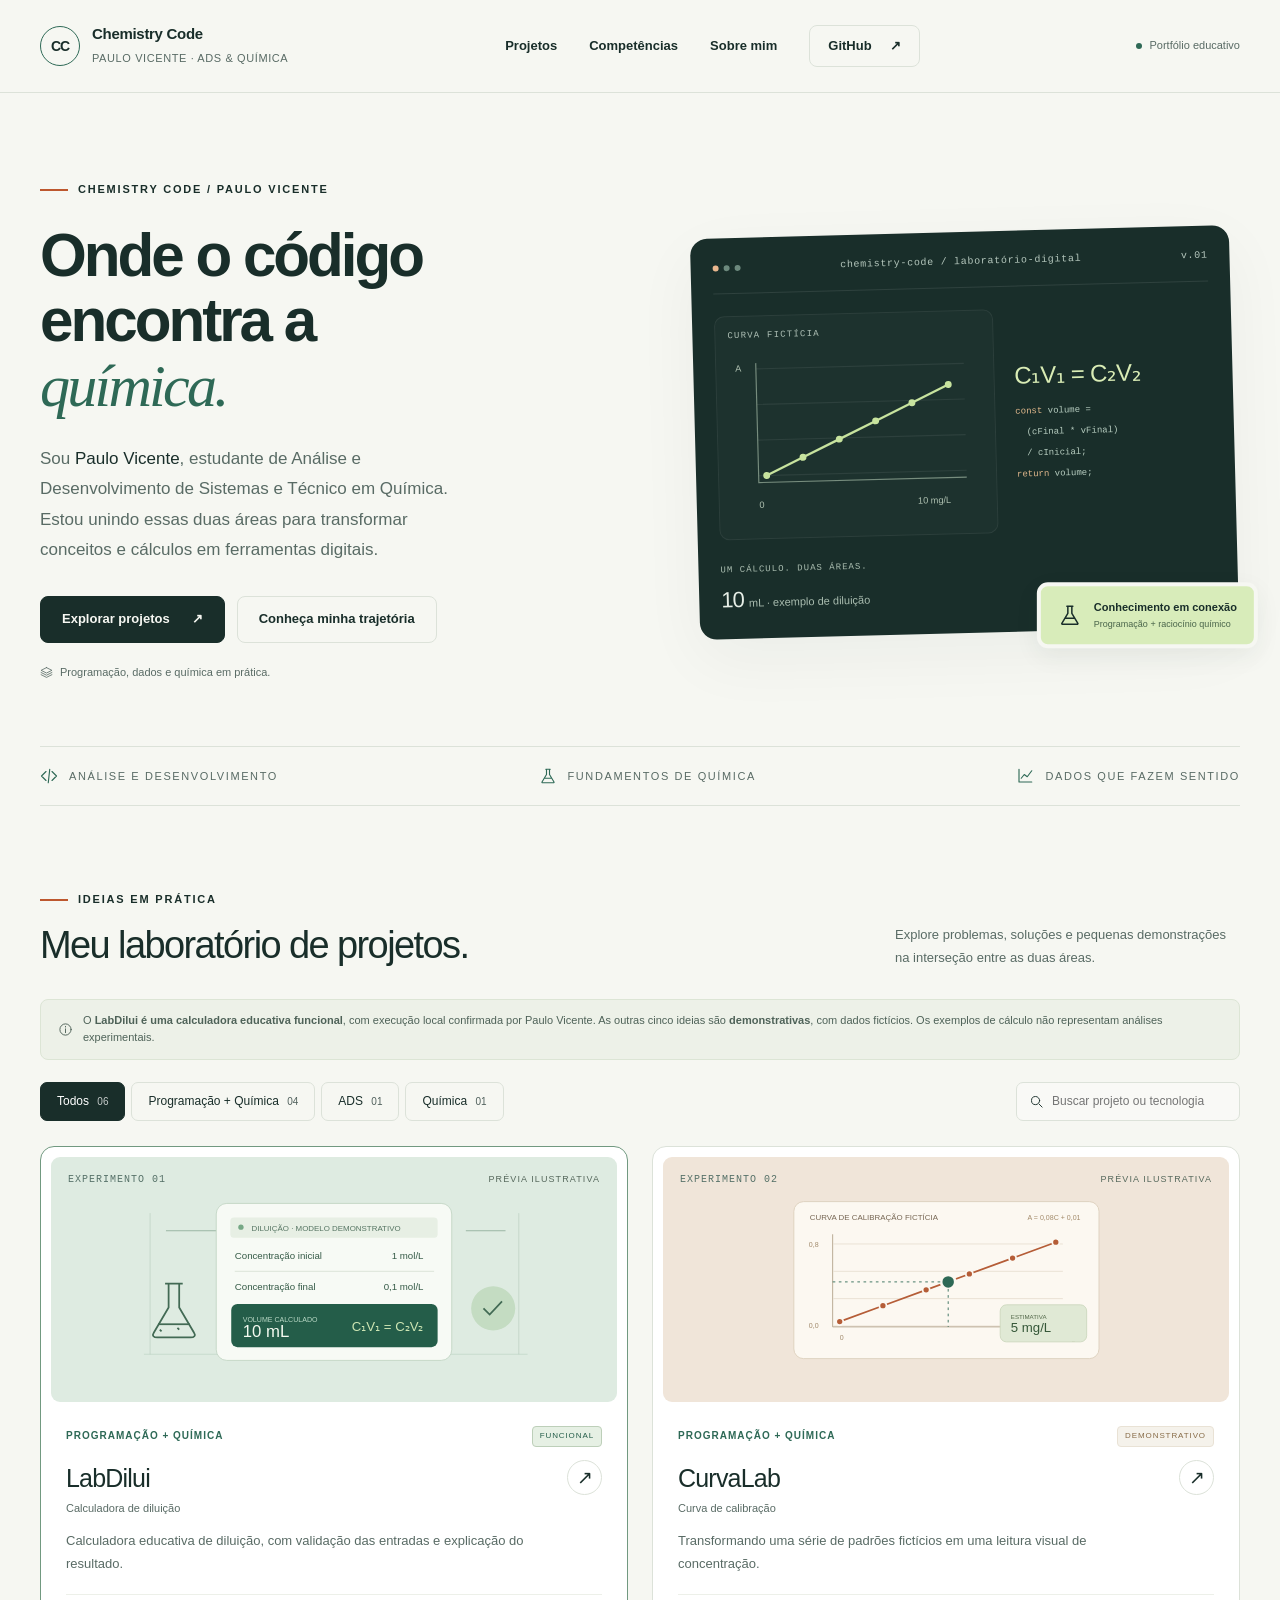
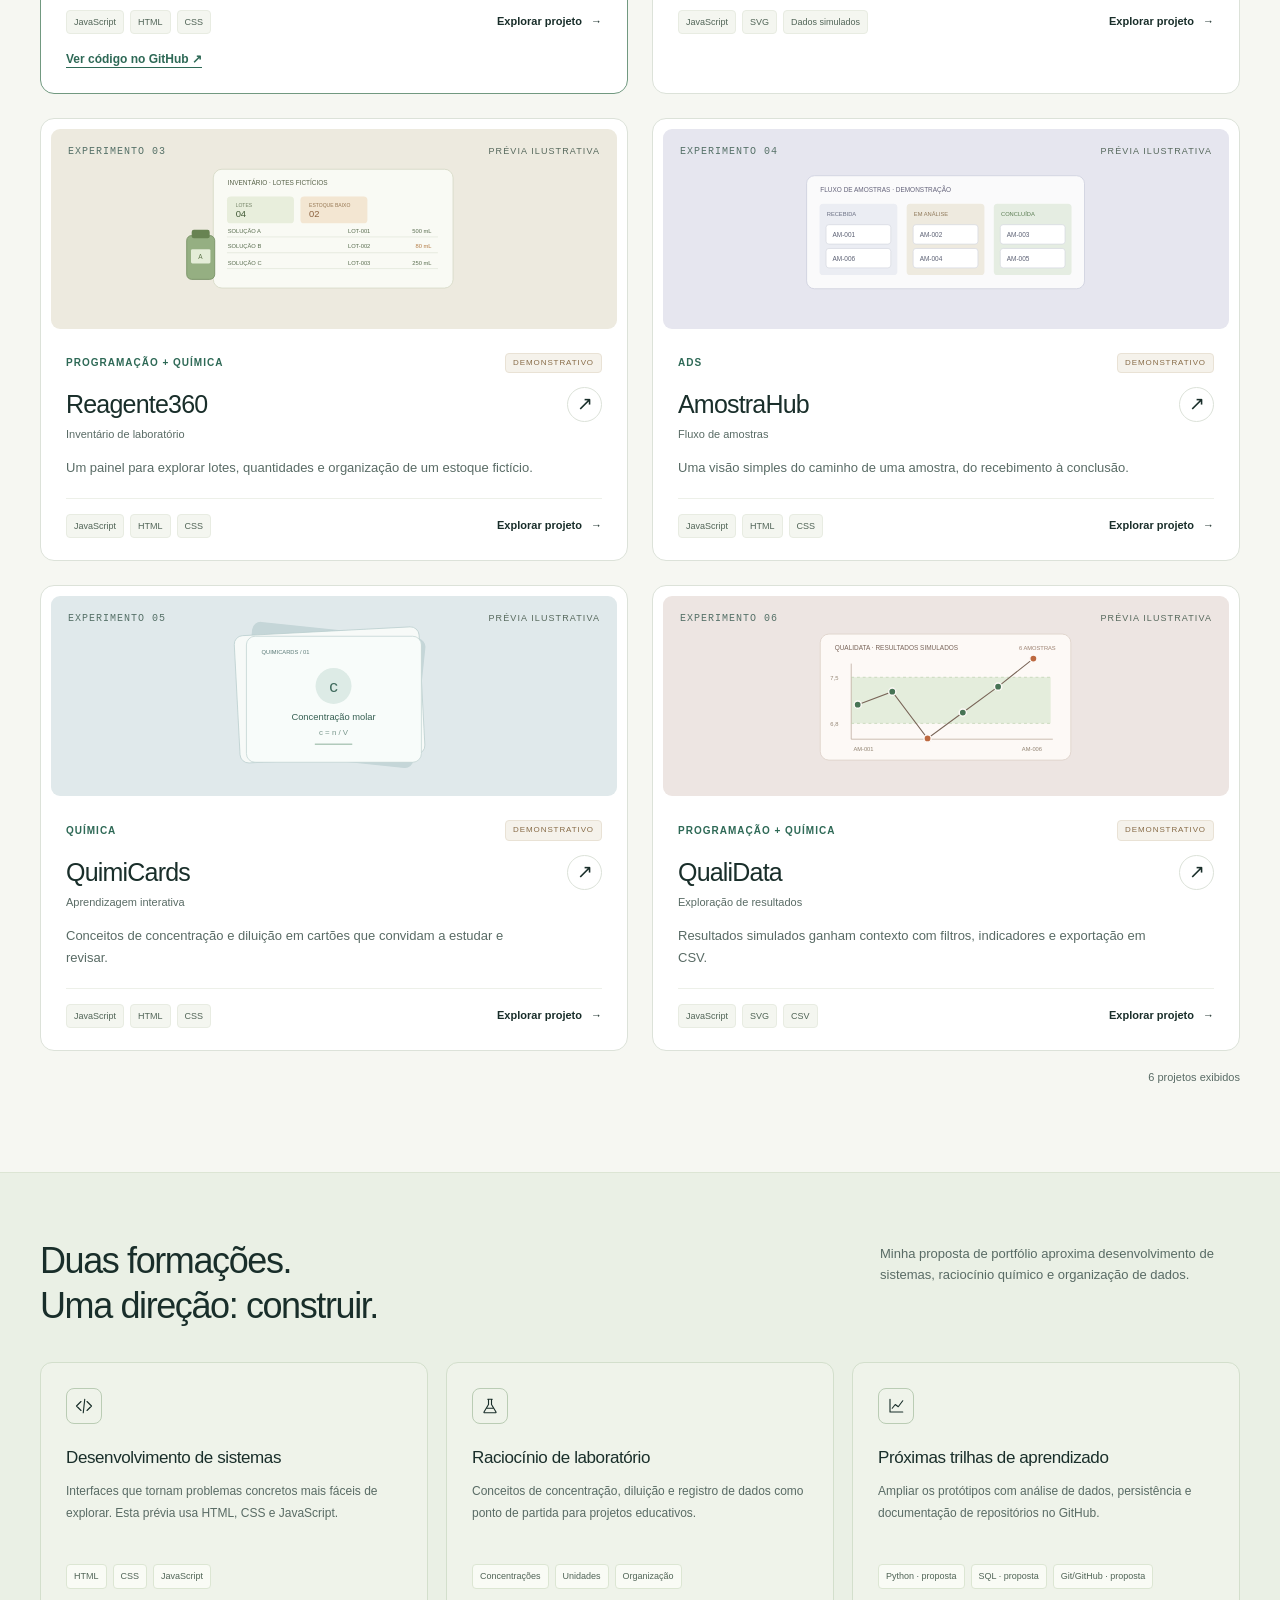
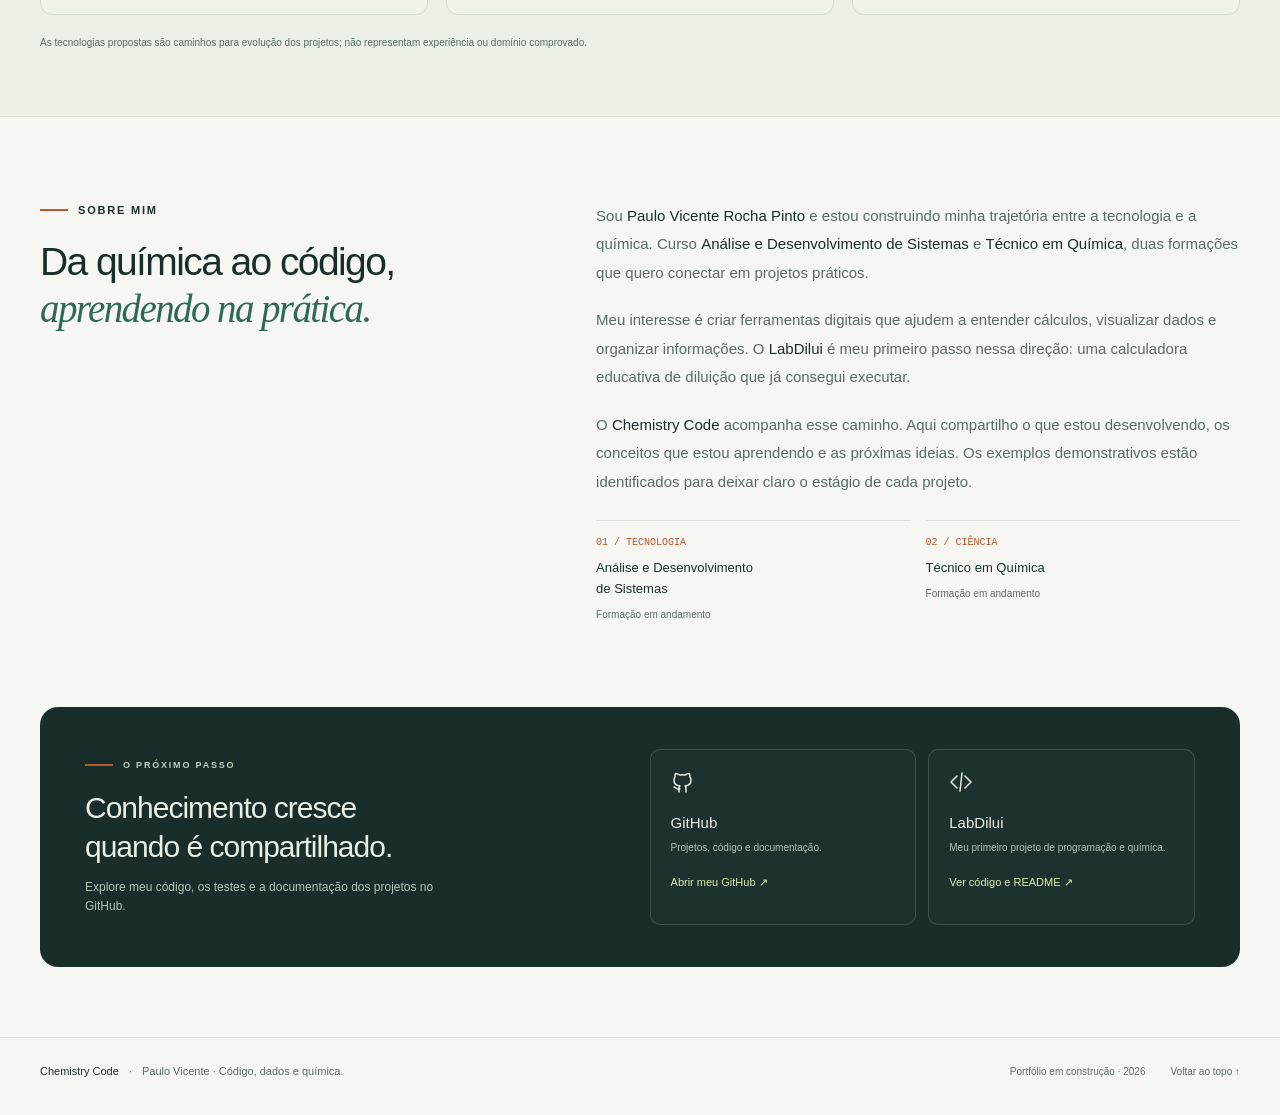
<file: index.html>
<!doctype html><html lang="pt-BR"><head><meta charset="utf-8"><meta name="viewport" content="width=device-width,initial-scale=1"><meta name="robots" content="index,follow"><meta name="theme-color" content="#192e2a"><meta name="description" content="Chemistry Code, portfólio de Paulo Vicente Rocha Pinto. Programação, dados e química em prática, com projetos educativos e demonstrações identificadas."><meta property="og:type" content="website"><meta property="og:site_name" content="Chemistry Code"><meta property="og:locale" content="pt_BR"><meta property="og:title" content="Portfólio de ADS &amp; Química | Chemistry Code — Paulo Vicente"><meta property="og:description" content="Chemistry Code, portfólio de Paulo Vicente Rocha Pinto. Programação, dados e química em prática, com projetos educativos e demonstrações identificadas."><title>Portfólio de ADS &amp; Química | Chemistry Code — Paulo Vicente</title><link rel="icon" href="assets/favicon.svg" type="image/svg+xml"><link rel="stylesheet" href="assets/style.css"></head><body><a class="skip-link" href="#main">Ir para o conteúdo</a><header class="site-header" id="top"><div class="wrap header-inner"><a class="brand" href="index.html" aria-label="Chemistry Code — Paulo Vicente, início"><span class="brand-mark">CC</span><span><strong>Chemistry Code</strong><small>PAULO VICENTE · ADS &amp; QUÍMICA</small></span></a><nav class="site-nav" id="site-nav" aria-label="Navegação principal"><a href="index.html#projetos">Projetos</a><a href="index.html#competencias">Competências</a><a href="index.html#sobre">Sobre mim</a><a class="nav-contact" href="index.html#conexoes">GitHub <span aria-hidden="true">↗</span></a></nav><div class="private-badge"><i></i>Portfólio educativo</div><button class="menu-toggle" id="menu-toggle" type="button" aria-expanded="false" aria-controls="site-nav">Menu</button></div></header><noscript><p class="no-script">Ative o JavaScript para usar filtros, demonstrações e personalização. As páginas dos projetos continuam acessíveis pelos links.</p></noscript><main id="main"><div class="wrap"><section class="hero" aria-labelledby="hero-title"><div class="hero-copy"><div class="eyebrow">Chemistry Code / Paulo Vicente</div><h1 id="hero-title">Onde o código<br>encontra a<br><em>química.</em></h1><p>Sou <strong>Paulo Vicente</strong>, estudante de Análise e Desenvolvimento de Sistemas e Técnico em Química. Estou unindo essas duas áreas para transformar conceitos e cálculos em ferramentas digitais.</p><div class="hero-actions"><a class="button" href="#projetos">Explorar projetos <span aria-hidden="true">↗</span></a><a class="button secondary" href="#sobre">Conheça minha trajetória</a></div><div class="hero-caption"><svg viewBox="0 0 24 24" fill="none" stroke="currentColor" stroke-width="1.5" stroke-linecap="round" stroke-linejoin="round" aria-hidden="true"><path d="m12 3 10 5-10 5L2 8l10-5Zm-10 9 10 5 10-5M2 16l10 5 10-5"/></svg>Programação, dados e química em prática.</div></div><div class="lab-window" aria-label="Ilustração de uma bancada digital com dados demonstrativos"><div class="window-top"><div class="window-dots" aria-hidden="true"><i></i><i></i><i></i></div><span class="mono">chemistry-code / laboratório-digital</span><span class="mono">v.01</span></div><div class="lab-visual"><div class="lab-chart"><div class="chart-label mono">Curva fictícia</div><svg viewBox="0 0 220 160" aria-hidden="true"><g fill="none" stroke="#ffffff12"><path d="M24 23h181M24 54h181M24 85h181M24 116h181"/></g><path d="M24 18v104h181" fill="none" stroke="#778d7e"/><path d="m31 116 32-15 32-15 32-15 32-15 32-15" stroke="#c7e39e" stroke-width="2" fill="none"/><g fill="#c7e39e"><circle cx="31" cy="116" r="3"/><circle cx="63" cy="101" r="3"/><circle cx="95" cy="86" r="3"/><circle cx="127" cy="71" r="3"/><circle cx="159" cy="56" r="3"/><circle cx="191" cy="41" r="3"/></g><text x="24" y="144" font-size="8" fill="#afc1b1">0</text><text x="162" y="144" font-size="8" fill="#afc1b1">10 mg/L</text><text x="6" y="25" font-size="8" fill="#afc1b1">A</text></svg></div><div class="lab-formula"><div class="formula">C₁V₁ = C₂V₂</div><div class="code-line mono"><span>const</span> volume =<br>&nbsp; (cFinal * vFinal)<br>&nbsp; / cInicial;<br><span>return</span> volume;</div></div></div><div class="lab-bottom"><div><p class="mono">Um cálculo. Duas áreas.</p><strong>10 <small>mL · exemplo de diluição</small></strong></div><span class="mono" style="font-size:8px;color:#afc1b1">DADOS SIMULADOS</span></div><div class="lab-note"><svg viewBox="0 0 24 24" fill="none" stroke="currentColor" stroke-width="1.5" stroke-linecap="round" stroke-linejoin="round" aria-hidden="true"><path d="M9 3h6m-5 0v7L4 20c-.3.5.1 1 1 1h14c.9 0 1.3-.5 1-1l-6-10V3M7 15h10"/></svg><div><strong>Conhecimento em conexão</strong><small>Programação + raciocínio químico</small></div></div></div></section><div class="hero-strip"><span><svg viewBox="0 0 24 24" fill="none" stroke="currentColor" stroke-width="1.5" stroke-linecap="round" stroke-linejoin="round" aria-hidden="true"><path d="m8 6-6 6 6 6m8-12 6 6-6 6m-3-15-2 18"/></svg>Análise e desenvolvimento</span><span><svg viewBox="0 0 24 24" fill="none" stroke="currentColor" stroke-width="1.5" stroke-linecap="round" stroke-linejoin="round" aria-hidden="true"><path d="M9 3h6m-5 0v7L4 20c-.3.5.1 1 1 1h14c.9 0 1.3-.5 1-1l-6-10V3M7 15h10"/></svg>Fundamentos de química</span><span><svg viewBox="0 0 24 24" fill="none" stroke="currentColor" stroke-width="1.5" stroke-linecap="round" stroke-linejoin="round" aria-hidden="true"><path d="M4 3v17h17M7 15l4-5 4 3 6-8"/></svg>Dados que fazem sentido</span></div><section class="section" id="projetos" aria-labelledby="projects-title"><div class="section-heading"><div><div class="eyebrow">Ideias em prática</div><h2 id="projects-title">Meu laboratório de projetos.</h2></div><p>Explore problemas, soluções e pequenas demonstrações na interseção entre as duas áreas.</p></div><div class="demo-notice"><svg viewBox="0 0 24 24" fill="none" stroke="currentColor" stroke-width="1.5" stroke-linecap="round" stroke-linejoin="round" aria-hidden="true"><circle cx="12" cy="12" r="9"/><path d="M12 11v6m0-10v1"/></svg><span>O <strong>LabDilui é uma calculadora educativa funcional</strong>, com execução local confirmada por Paulo Vicente. As outras cinco ideias são <strong>demonstrativas</strong>, com dados fictícios. Os exemplos de cálculo não representam análises experimentais.</span></div><div class="filters-bar"><div class="filters" role="group" aria-label="Filtrar projetos por área"><button class="filter" type="button" data-filter="todos" aria-pressed="true">Todos <span>06</span></button><button class="filter" type="button" data-filter="integracao" aria-pressed="false">Programação + Química <span>04</span></button><button class="filter" type="button" data-filter="ads" aria-pressed="false">ADS <span>01</span></button><button class="filter" type="button" data-filter="quimica" aria-pressed="false">Química <span>01</span></button></div><label class="search-box"><svg viewBox="0 0 24 24" fill="none" stroke="currentColor" stroke-width="1.5" stroke-linecap="round" stroke-linejoin="round" aria-hidden="true"><circle cx="10.5" cy="10.5" r="6.5"/><path d="m16 16 5 5"/></svg><input id="project-search" type="search" placeholder="Buscar projeto ou tecnologia" aria-label="Buscar projeto ou tecnologia"></label></div><div class="project-grid" id="project-grid"><article class="project-card is-functional" data-slug="labdilui" data-area="integracao"><div class="project-art art-mint"><span class="art-index mono">EXPERIMENTO 01</span><span class="art-corner">Prévia ilustrativa</span><svg viewBox="0 0 500 250" xmlns="http://www.w3.org/2000/svg" aria-hidden="true" font-family="Arial,sans-serif"><g fill="none" stroke="#93b19e" stroke-width="1"><path d="M35 210h435M42 50v160M460 50v160" opacity=".35"/><path d="M60 70h75m265 0h45"/></g><rect x="117" y="39" width="267" height="178" rx="12" fill="#f7faf5" stroke="#c2d5c4"/><rect x="133" y="55" width="235" height="23" rx="4" fill="#e7efe4"/><circle cx="145" cy="66" r="3" fill="#76a885"/><text x="157" y="70" fill="#557462" font-size="9">DILUIÇÃO · MODELO DEMONSTRATIVO</text><text x="138" y="102" fill="#355a47" font-size="11">Concentração inicial</text><text x="352" y="102" fill="#355a47" font-size="11" text-anchor="end">1 mol/L</text><path d="M138 116h226" stroke="#d9e2d5"/><text x="138" y="137" fill="#355a47" font-size="11">Concentração final</text><text x="352" y="137" fill="#355a47" font-size="11" text-anchor="end">0,1 mol/L</text><rect x="134" y="153" width="234" height="49" rx="7" fill="#245d49"/><text x="147" y="173" fill="#bad9c6" font-size="8">VOLUME CALCULADO</text><text x="147" y="191" fill="#f4faf0" font-size="19">10 mL</text><text x="352" y="184" fill="#cde5b3" font-size="15" text-anchor="end">C₁V₁ = C₂V₂</text><g fill="none" stroke="#426a54" stroke-width="2" transform="translate(59 130)"><path d="M0 0h20m-16 0v27l-17 29c-2 3 0 5 4 5h38c4 0 6-2 4-5L16 27V0"/><path d="M-8 46h36"/><path d="m-6 52 2 2m18-4 2 2"/></g><circle cx="431" cy="158" r="25" fill="#c4dcc2"/><path d="m420 158 7 7 14-15" fill="none" stroke="#426a54" stroke-width="2"/></svg></div><div class="project-content"><div class="card-meta"><span class="card-category">Programação + Química</span><span class="demo-tag functional-tag">Funcional</span></div><div class="project-title-row"><h3>LabDilui</h3><span class="card-arrow" aria-hidden="true">↗</span></div><p class="project-type">Calculadora de diluição</p><p class="card-description">Calculadora educativa de diluição, com validação das entradas e explicação do resultado.</p><div class="card-bottom"><div class="tech-tags" aria-label="Tecnologias do projeto"><span class="tech-tag">JavaScript</span><span class="tech-tag">HTML</span><span class="tech-tag">CSS</span></div><a class="case-link" href="projetos/labdilui/index.html" aria-label="Explorar projeto LabDilui">Explorar projeto <span aria-hidden="true">→</span></a></div><a class="project-repo" href="https://github.com/papnarc-backend/LabDilui" target="_blank" rel="noopener noreferrer">Ver código no GitHub ↗</a></div></article><article class="project-card" data-slug="curvalab" data-area="integracao"><div class="project-art art-peach"><span class="art-index mono">EXPERIMENTO 02</span><span class="art-corner">Prévia ilustrativa</span><svg viewBox="0 0 500 250" xmlns="http://www.w3.org/2000/svg" aria-hidden="true" font-family="Arial,sans-serif"><rect x="78" y="37" width="346" height="178" rx="11" fill="#fcf8f1" stroke="#dcd0bc"/><text x="96" y="58" font-size="9" fill="#766653">CURVA DE CALIBRAÇÃO FICTÍCIA</text><text x="403" y="58" font-size="8" fill="#a38b6b" text-anchor="end">A = 0,08C + 0,01</text><g fill="none" stroke="#e7dfd1"><path d="M123 85h260M123 116h260M123 147h260M123 178h260"/></g><path d="M122 74v105h269" fill="none" stroke="#b1a189"/><path d="m130 173 49-18 49-18 49-18 49-18 49-18" fill="none" stroke="#b55d37" stroke-width="2"/><g fill="#b55d37" stroke="#fcf8f1" stroke-width="2"><circle cx="130" cy="173" r="4"/><circle cx="179" cy="155" r="4"/><circle cx="228" cy="137" r="4"/><circle cx="277" cy="119" r="4"/><circle cx="326" cy="101" r="4"/><circle cx="375" cy="83" r="4"/></g><circle cx="253" cy="128" r="8" fill="#2e6956" stroke="#fcf8f1" stroke-width="3"/><path d="M253 136v43M122 128h123" stroke="#2e6956" stroke-dasharray="3 4"/><text x="95" y="89" fill="#a0896a" font-size="8">0,8</text><text x="95" y="180" fill="#a0896a" font-size="8">0,0</text><text x="130" y="194" fill="#a0896a" font-size="8">0</text><text x="375" y="194" fill="#a0896a" font-size="8">10 mg/L</text><rect x="312" y="154" width="98" height="42" rx="7" fill="#e0e9d5" stroke="#ccd8be"/><text x="324" y="170" fill="#53684a" font-size="7">ESTIMATIVA</text><text x="324" y="185" fill="#355738" font-size="15">5 mg/L</text></svg></div><div class="project-content"><div class="card-meta"><span class="card-category">Programação + Química</span><span class="demo-tag">Demonstrativo</span></div><div class="project-title-row"><h3>CurvaLab</h3><span class="card-arrow" aria-hidden="true">↗</span></div><p class="project-type">Curva de calibração</p><p class="card-description">Transformando uma série de padrões fictícios em uma leitura visual de concentração.</p><div class="card-bottom"><div class="tech-tags" aria-label="Tecnologias do projeto"><span class="tech-tag">JavaScript</span><span class="tech-tag">SVG</span><span class="tech-tag">Dados simulados</span></div><a class="case-link" href="projetos/curvalab/index.html" aria-label="Explorar projeto CurvaLab">Explorar projeto <span aria-hidden="true">→</span></a></div></div></article><article class="project-card" data-slug="reagente360" data-area="integracao"><div class="project-art art-sand"><span class="art-index mono">EXPERIMENTO 03</span><span class="art-corner">Prévia ilustrativa</span><svg viewBox="0 0 500 250" xmlns="http://www.w3.org/2000/svg" aria-hidden="true" font-family="Arial,sans-serif"><rect x="83" y="42" width="333" height="165" rx="12" fill="#f9faf4" stroke="#d2d5c1"/><text x="103" y="64" font-size="9" fill="#566148">INVENTÁRIO · LOTES FICTÍCIOS</text><rect x="102" y="80" width="93" height="37" rx="5" fill="#e8eedc"/><text x="114" y="94" font-size="7" fill="#728265">LOTES</text><text x="114" y="108" font-size="13" fill="#445c39">04</text><rect x="204" y="80" width="93" height="37" rx="5" fill="#f3e6d2"/><text x="216" y="94" font-size="7" fill="#957652">ESTOQUE BAIXO</text><text x="216" y="108" font-size="13" fill="#8d6340">02</text><g stroke="#e1e6d8"><path d="M102 136h293M102 158h293M102 180h293"/></g><text x="103" y="131" font-size="8" fill="#576b4d">SOLUÇÃO A</text><text x="270" y="131" font-size="8" fill="#576b4d">LOT-001</text><text x="386" y="131" font-size="8" fill="#576b4d" text-anchor="end">500 mL</text><text x="103" y="152" font-size="8" fill="#576b4d">SOLUÇÃO B</text><text x="270" y="152" font-size="8" fill="#576b4d">LOT-002</text><text x="386" y="152" font-size="8" fill="#b27941" text-anchor="end">80 mL</text><text x="103" y="175" font-size="8" fill="#576b4d">SOLUÇÃO C</text><text x="270" y="175" font-size="8" fill="#576b4d">LOT-003</text><text x="386" y="175" font-size="8" fill="#576b4d" text-anchor="end">250 mL</text><g transform="translate(65 126)"><rect x="-19" y="8" width="39" height="61" rx="7" fill="#95af82" stroke="#6b8659"/><rect x="-12" y="0" width="25" height="12" rx="3" fill="#688352"/><rect x="-13" y="27" width="27" height="20" rx="2" fill="#e4edd8"/><text x="0" y="40" text-anchor="middle" font-size="9" fill="#5c744b">A</text></g></svg></div><div class="project-content"><div class="card-meta"><span class="card-category">Programação + Química</span><span class="demo-tag">Demonstrativo</span></div><div class="project-title-row"><h3>Reagente360</h3><span class="card-arrow" aria-hidden="true">↗</span></div><p class="project-type">Inventário de laboratório</p><p class="card-description">Um painel para explorar lotes, quantidades e organização de um estoque fictício.</p><div class="card-bottom"><div class="tech-tags" aria-label="Tecnologias do projeto"><span class="tech-tag">JavaScript</span><span class="tech-tag">HTML</span><span class="tech-tag">CSS</span></div><a class="case-link" href="projetos/reagente360/index.html" aria-label="Explorar projeto Reagente360">Explorar projeto <span aria-hidden="true">→</span></a></div></div></article><article class="project-card" data-slug="amostrahub" data-area="ads"><div class="project-art art-lilac"><span class="art-index mono">EXPERIMENTO 04</span><span class="art-corner">Prévia ilustrativa</span><svg viewBox="0 0 500 250" xmlns="http://www.w3.org/2000/svg" aria-hidden="true" font-family="Arial,sans-serif"><rect x="57" y="51" width="386" height="157" rx="11" fill="#fafafb" stroke="#c9ccdb"/><text x="76" y="74" font-size="9" fill="#64637a">FLUXO DE AMOSTRAS · DEMONSTRAÇÃO</text><g><rect x="75" y="90" width="108" height="99" rx="5" fill="#ebedf3"/><rect x="196" y="90" width="108" height="99" rx="5" fill="#eeeadf"/><rect x="317" y="90" width="108" height="99" rx="5" fill="#e5ede2"/></g><text x="85" y="107" font-size="8" fill="#686d81">RECEBIDA</text><text x="206" y="107" font-size="8" fill="#8f795a">EM ANÁLISE</text><text x="327" y="107" font-size="8" fill="#5b7d53">CONCLUÍDA</text><g fill="#fff" stroke="#d5d8e0"><rect x="84" y="119" width="90" height="27" rx="4"/><rect x="84" y="152" width="90" height="27" rx="4"/><rect x="205" y="119" width="90" height="27" rx="4"/><rect x="205" y="152" width="90" height="27" rx="4"/><rect x="326" y="119" width="90" height="27" rx="4"/><rect x="326" y="152" width="90" height="27" rx="4"/></g><g font-size="9" fill="#5c6174"><text x="93" y="136">AM-001</text><text x="93" y="169">AM-006</text><text x="214" y="136">AM-002</text><text x="214" y="169">AM-004</text><text x="335" y="136">AM-003</text><text x="335" y="169">AM-005</text></g></svg></div><div class="project-content"><div class="card-meta"><span class="card-category">ADS</span><span class="demo-tag">Demonstrativo</span></div><div class="project-title-row"><h3>AmostraHub</h3><span class="card-arrow" aria-hidden="true">↗</span></div><p class="project-type">Fluxo de amostras</p><p class="card-description">Uma visão simples do caminho de uma amostra, do recebimento à conclusão.</p><div class="card-bottom"><div class="tech-tags" aria-label="Tecnologias do projeto"><span class="tech-tag">JavaScript</span><span class="tech-tag">HTML</span><span class="tech-tag">CSS</span></div><a class="case-link" href="projetos/amostrahub/index.html" aria-label="Explorar projeto AmostraHub">Explorar projeto <span aria-hidden="true">→</span></a></div></div></article><article class="project-card" data-slug="quimicards" data-area="quimica"><div class="project-art art-blue"><span class="art-index mono">EXPERIMENTO 05</span><span class="art-corner">Prévia ilustrativa</span><svg viewBox="0 0 500 250" xmlns="http://www.w3.org/2000/svg" aria-hidden="true" font-family="Arial,sans-serif"><rect x="128" y="33" width="242" height="181" rx="12" fill="#c5d6d8" transform="rotate(6 249 124)"/><rect x="116" y="35" width="257" height="177" rx="12" fill="#f7faf8" stroke="#b6cbcc" transform="rotate(-3 244 124)"/><rect x="129" y="42" width="243" height="175" rx="12" fill="#f8fcfa" stroke="#bed2d0"/><text x="150" y="66" font-size="8" fill="#5b7a77">QUIMICARDS / 01</text><circle cx="250" cy="111" r="25" fill="#ddebe6"/><text x="250" y="120" text-anchor="middle" font-size="24" fill="#3f6a5d">c</text><text x="250" y="158" text-anchor="middle" font-size="13" fill="#365f52">Concentração molar</text><text x="250" y="179" text-anchor="middle" font-size="11" fill="#78968b">c = n / V</text><path d="M224 192h52" stroke="#b1cabb" stroke-width="2"/></svg></div><div class="project-content"><div class="card-meta"><span class="card-category">Química</span><span class="demo-tag">Demonstrativo</span></div><div class="project-title-row"><h3>QuimiCards</h3><span class="card-arrow" aria-hidden="true">↗</span></div><p class="project-type">Aprendizagem interativa</p><p class="card-description">Conceitos de concentração e diluição em cartões que convidam a estudar e revisar.</p><div class="card-bottom"><div class="tech-tags" aria-label="Tecnologias do projeto"><span class="tech-tag">JavaScript</span><span class="tech-tag">HTML</span><span class="tech-tag">CSS</span></div><a class="case-link" href="projetos/quimicards/index.html" aria-label="Explorar projeto QuimiCards">Explorar projeto <span aria-hidden="true">→</span></a></div></div></article><article class="project-card" data-slug="qualidata" data-area="integracao"><div class="project-art art-rose"><span class="art-index mono">EXPERIMENTO 06</span><span class="art-corner">Prévia ilustrativa</span><svg viewBox="0 0 500 250" xmlns="http://www.w3.org/2000/svg" aria-hidden="true" font-family="Arial,sans-serif"><rect x="76" y="39" width="348" height="175" rx="12" fill="#fdf9f6" stroke="#dacdc3"/><text x="96" y="61" font-size="9" fill="#796459">QUALIDATA · RESULTADOS SIMULADOS</text><text x="403" y="61" text-anchor="end" font-size="8" fill="#9c8171">6 AMOSTRAS</text><rect x="119" y="99" width="277" height="64" fill="#e4eddc"/><path d="M119 80v105h280" fill="none" stroke="#b8a697"/><g stroke="#bed0ae" stroke-dasharray="4 4"><path d="M119 99h277M119 163h277"/></g><path d="m128 137 48-18 49 65 49-36 49-36 49-39" fill="none" stroke="#796558" stroke-width="1.5"/><g fill="#477355" stroke="#fdf9f6" stroke-width="2"><circle cx="128" cy="137" r="5"/><circle cx="176" cy="119" r="5"/><circle cx="274" cy="148" r="5"/><circle cx="323" cy="112" r="5"/></g><g fill="#bd6940" stroke="#fdf9f6" stroke-width="2"><circle cx="225" cy="184" r="5"/><circle cx="372" cy="73" r="5"/></g><text x="90" y="103" font-size="8" fill="#908270">7,5</text><text x="90" y="166" font-size="8" fill="#908270">6,8</text><text x="122" y="201" font-size="8" fill="#908270">AM-001</text><text x="356" y="201" font-size="8" fill="#908270">AM-006</text></svg></div><div class="project-content"><div class="card-meta"><span class="card-category">Programação + Química</span><span class="demo-tag">Demonstrativo</span></div><div class="project-title-row"><h3>QualiData</h3><span class="card-arrow" aria-hidden="true">↗</span></div><p class="project-type">Exploração de resultados</p><p class="card-description">Resultados simulados ganham contexto com filtros, indicadores e exportação em CSV.</p><div class="card-bottom"><div class="tech-tags" aria-label="Tecnologias do projeto"><span class="tech-tag">JavaScript</span><span class="tech-tag">SVG</span><span class="tech-tag">CSV</span></div><a class="case-link" href="projetos/qualidata/index.html" aria-label="Explorar projeto QualiData">Explorar projeto <span aria-hidden="true">→</span></a></div></div></article><div class="empty-state" id="empty-state" hidden><h3>Nenhum projeto por aqui.</h3><p>Tente outra palavra ou explore todas as áreas.</p><button class="button secondary" id="reset-filters" type="button">Limpar filtros</button></div></div><p class="project-count" id="project-count" aria-live="polite" role="status">6 projetos exibidos</p></section></div><section class="skill-section" id="competencias" aria-labelledby="skills-title"><div class="wrap"><div class="skill-heading"><h2 id="skills-title">Duas formações.<br>Uma direção: construir.</h2><p>Minha proposta de portfólio aproxima desenvolvimento de sistemas, raciocínio químico e organização de dados.</p></div><div class="skill-grid"><article class="skill-card"><div class="skill-icon"><svg viewBox="0 0 24 24" fill="none" stroke="currentColor" stroke-width="1.5" stroke-linecap="round" stroke-linejoin="round" aria-hidden="true"><path d="m8 6-6 6 6 6m8-12 6 6-6 6m-3-15-2 18"/></svg></div><h3>Desenvolvimento de sistemas</h3><p>Interfaces que tornam problemas concretos mais fáceis de explorar. Esta prévia usa HTML, CSS e JavaScript.</p><div class="tech-tags"><span class="tech-tag">HTML</span><span class="tech-tag">CSS</span><span class="tech-tag">JavaScript</span></div></article><article class="skill-card"><div class="skill-icon"><svg viewBox="0 0 24 24" fill="none" stroke="currentColor" stroke-width="1.5" stroke-linecap="round" stroke-linejoin="round" aria-hidden="true"><path d="M9 3h6m-5 0v7L4 20c-.3.5.1 1 1 1h14c.9 0 1.3-.5 1-1l-6-10V3M7 15h10"/></svg></div><h3>Raciocínio de laboratório</h3><p>Conceitos de concentração, diluição e registro de dados como ponto de partida para projetos educativos.</p><div class="tech-tags"><span class="tech-tag">Concentrações</span><span class="tech-tag">Unidades</span><span class="tech-tag">Organização</span></div></article><article class="skill-card"><div class="skill-icon"><svg viewBox="0 0 24 24" fill="none" stroke="currentColor" stroke-width="1.5" stroke-linecap="round" stroke-linejoin="round" aria-hidden="true"><path d="M4 3v17h17M7 15l4-5 4 3 6-8"/></svg></div><h3>Próximas trilhas de aprendizado</h3><p>Ampliar os protótipos com análise de dados, persistência e documentação de repositórios no GitHub.</p><div class="tech-tags"><span class="tech-tag">Python · proposta</span><span class="tech-tag">SQL · proposta</span><span class="tech-tag">Git/GitHub · proposta</span></div></article></div><p class="skill-footnote">As tecnologias propostas são caminhos para evolução dos projetos; não representam experiência ou domínio comprovado.</p></div></section><div class="wrap"><section class="section about" id="sobre" aria-labelledby="about-title"><div class="about-title"><div class="eyebrow">Sobre mim</div><h2 id="about-title">Da química ao código,<br><em>aprendendo na prática.</em></h2></div><div class="about-body"><p>Sou <strong>Paulo Vicente Rocha Pinto</strong> e estou construindo minha trajetória entre a tecnologia e a química. Curso <strong>Análise e Desenvolvimento de Sistemas</strong> e <strong>Técnico em Química</strong>, duas formações que quero conectar em projetos práticos.</p><p>Meu interesse é criar ferramentas digitais que ajudem a entender cálculos, visualizar dados e organizar informações. O <strong>LabDilui</strong> é meu primeiro passo nessa direção: uma calculadora educativa de diluição que já consegui executar.</p><p>O <strong>Chemistry Code</strong> acompanha esse caminho. Aqui compartilho o que estou desenvolvendo, os conceitos que estou aprendendo e as próximas ideias. Os exemplos demonstrativos estão identificados para deixar claro o estágio de cada projeto.</p><div class="education-list"><div class="education"><span class="mono">01 / TECNOLOGIA</span><h3>Análise e Desenvolvimento<br>de Sistemas</h3><small>Formação em andamento</small></div><div class="education"><span class="mono">02 / CIÊNCIA</span><h3>Técnico em Química</h3><small>Formação em andamento</small></div></div></div></section><section class="connections" id="conexoes" aria-labelledby="connections-title"><div><div class="eyebrow">O próximo passo</div><h2 id="connections-title">Conhecimento cresce<br>quando é compartilhado.</h2><p>Explore meu código, os testes e a documentação dos projetos no GitHub.</p></div><div><div class="social-grid"><article class="social-card"><svg viewBox="0 0 24 24" fill="none" stroke="currentColor" stroke-width="1.5" stroke-linecap="round" stroke-linejoin="round" aria-hidden="true"><path d="M9 19c-4 1-4-2-6-2m12 5v-4c0-1-.3-1.7-1-2 3-.3 6-1.4 6-6 0-1.3-.5-2.3-1.2-3.2.1-.8.1-2-.5-3.3-1.5 0-3.5 1-4.3 1.5a14 14 0 0 0-5 0C8 4.5 6 3.5 4.5 3.5 3.9 4.8 3.9 6 4 6.8 3.4 7.7 3 8.7 3 10c0 4.6 3 5.7 6 6-.7.3-1 1-1 2v4"/></svg><h3>GitHub</h3><p>Projetos, código e documentação.</p><a class="saved-link" href="https://github.com/papnarc-backend" target="_blank" rel="noopener noreferrer">Abrir meu GitHub ↗</a></article><article class="social-card"><svg viewBox="0 0 24 24" fill="none" stroke="currentColor" stroke-width="1.5" stroke-linecap="round" stroke-linejoin="round" aria-hidden="true"><path d="m8 6-6 6 6 6m8-12 6 6-6 6m-3-15-2 18"/></svg><h3>LabDilui</h3><p>Meu primeiro projeto de programação e química.</p><a class="saved-link" href="https://github.com/papnarc-backend/LabDilui" target="_blank" rel="noopener noreferrer">Ver código e README ↗</a></article></div></div></section></div></main><footer class="site-footer"><div class="wrap footer-inner"><div class="footer-top"><strong>Chemistry Code</strong><span>·</span> Paulo Vicente · Código, dados e química.</div><div class="footer-meta"><span>Portfólio em construção · 2026</span><a href="#top">Voltar ao topo ↑</a></div></div></footer><div class="toast" id="toast" role="status" aria-live="polite"></div><script src="assets/core.js" defer></script><script src="assets/app.js" defer></script></body></html>
</file>
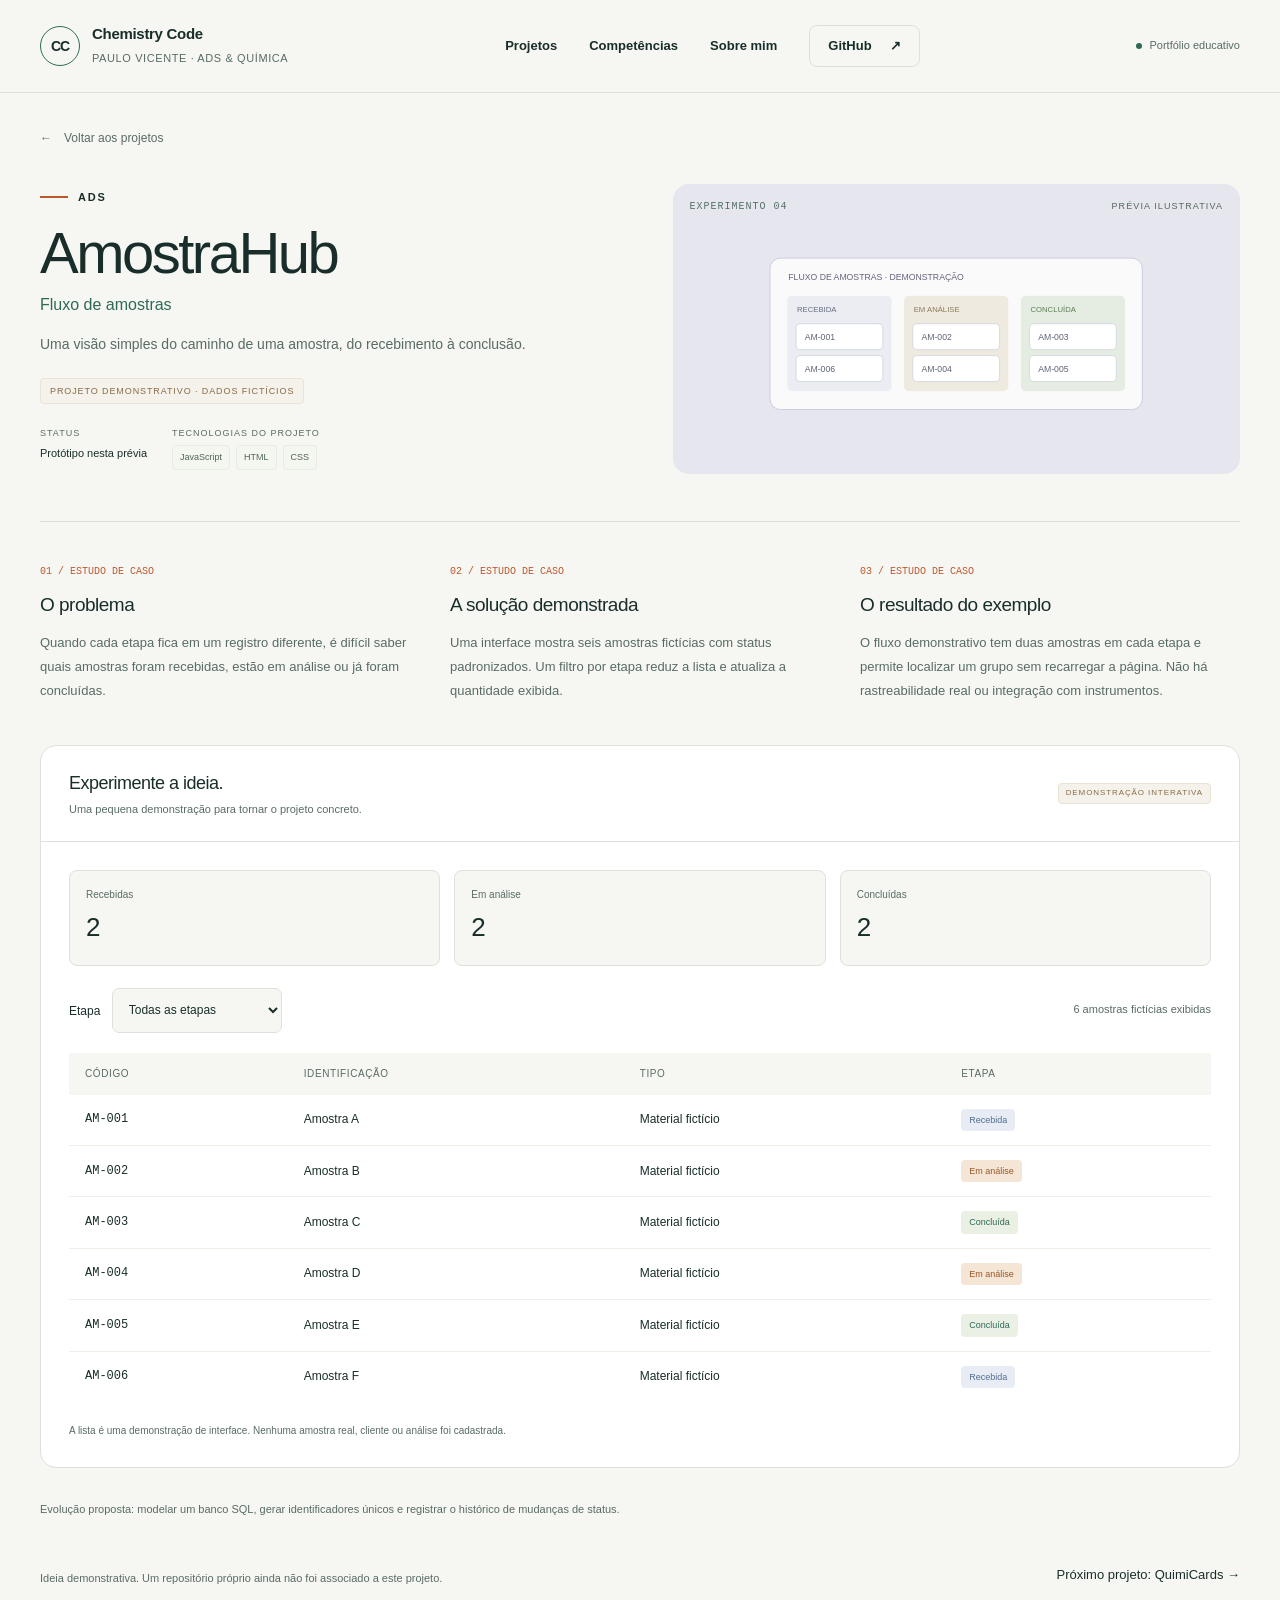
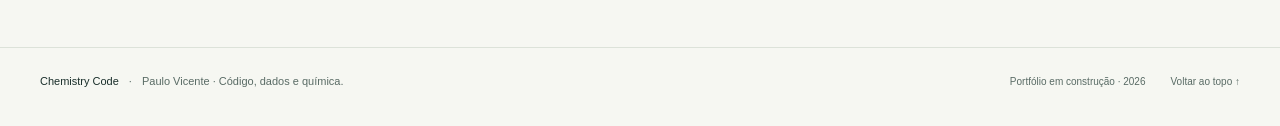
<file: projetos/amostrahub/index.html>
<!doctype html><html lang="pt-BR"><head><meta charset="utf-8"><meta name="viewport" content="width=device-width,initial-scale=1"><meta name="robots" content="index,follow"><meta name="theme-color" content="#192e2a"><meta name="description" content="Uma visão simples do caminho de uma amostra, do recebimento à conclusão. Projeto demonstrativo."><meta property="og:type" content="website"><meta property="og:site_name" content="Chemistry Code"><meta property="og:locale" content="pt_BR"><meta property="og:title" content="AmostraHub — Fluxo de amostras | Chemistry Code — Paulo Vicente"><meta property="og:description" content="Uma visão simples do caminho de uma amostra, do recebimento à conclusão. Projeto demonstrativo."><title>AmostraHub — Fluxo de amostras | Chemistry Code — Paulo Vicente</title><link rel="icon" href="../../assets/favicon.svg" type="image/svg+xml"><link rel="stylesheet" href="../../assets/style.css"></head><body><a class="skip-link" href="#main">Ir para o conteúdo</a><header class="site-header" id="top"><div class="wrap header-inner"><a class="brand" href="../../index.html" aria-label="Chemistry Code — Paulo Vicente, início"><span class="brand-mark">CC</span><span><strong>Chemistry Code</strong><small>PAULO VICENTE · ADS &amp; QUÍMICA</small></span></a><nav class="site-nav" id="site-nav" aria-label="Navegação principal"><a href="../../index.html#projetos">Projetos</a><a href="../../index.html#competencias">Competências</a><a href="../../index.html#sobre">Sobre mim</a><a class="nav-contact" href="../../index.html#conexoes">GitHub <span aria-hidden="true">↗</span></a></nav><div class="private-badge"><i></i>Portfólio educativo</div><button class="menu-toggle" id="menu-toggle" type="button" aria-expanded="false" aria-controls="site-nav">Menu</button></div></header><noscript><p class="no-script">Ative o JavaScript para usar filtros, demonstrações e personalização. As páginas dos projetos continuam acessíveis pelos links.</p></noscript><main class="wrap" id="main"><a class="breadcrumb" href="../../index.html#projetos"><span aria-hidden="true">←</span>Voltar aos projetos</a><section class="case-hero" aria-labelledby="case-title"><div><div class="eyebrow">ADS</div><h1 id="case-title">AmostraHub</h1><p class="case-subtitle">Fluxo de amostras</p><p class="case-intro">Uma visão simples do caminho de uma amostra, do recebimento à conclusão.</p><span class="demo-tag">Projeto demonstrativo · Dados fictícios</span><div class="case-meta"><div><small>Status</small>Protótipo nesta prévia</div><div><small>Tecnologias do projeto</small><div class="tech-tags"><span class="tech-tag">JavaScript</span><span class="tech-tag">HTML</span><span class="tech-tag">CSS</span></div></div></div></div><div class="project-art art-lilac"><span class="art-index mono">EXPERIMENTO 04</span><span class="art-corner">Prévia ilustrativa</span><svg viewBox="0 0 500 250" xmlns="http://www.w3.org/2000/svg" aria-hidden="true" font-family="Arial,sans-serif"><rect x="57" y="51" width="386" height="157" rx="11" fill="#fafafb" stroke="#c9ccdb"/><text x="76" y="74" font-size="9" fill="#64637a">FLUXO DE AMOSTRAS · DEMONSTRAÇÃO</text><g><rect x="75" y="90" width="108" height="99" rx="5" fill="#ebedf3"/><rect x="196" y="90" width="108" height="99" rx="5" fill="#eeeadf"/><rect x="317" y="90" width="108" height="99" rx="5" fill="#e5ede2"/></g><text x="85" y="107" font-size="8" fill="#686d81">RECEBIDA</text><text x="206" y="107" font-size="8" fill="#8f795a">EM ANÁLISE</text><text x="327" y="107" font-size="8" fill="#5b7d53">CONCLUÍDA</text><g fill="#fff" stroke="#d5d8e0"><rect x="84" y="119" width="90" height="27" rx="4"/><rect x="84" y="152" width="90" height="27" rx="4"/><rect x="205" y="119" width="90" height="27" rx="4"/><rect x="205" y="152" width="90" height="27" rx="4"/><rect x="326" y="119" width="90" height="27" rx="4"/><rect x="326" y="152" width="90" height="27" rx="4"/></g><g font-size="9" fill="#5c6174"><text x="93" y="136">AM-001</text><text x="93" y="169">AM-006</text><text x="214" y="136">AM-002</text><text x="214" y="169">AM-004</text><text x="335" y="136">AM-003</text><text x="335" y="169">AM-005</text></g></svg></div></section><section class="story-grid" aria-label="Problema, solução e resultado"><article class="story-item"><span class="mono">01 / ESTUDO DE CASO</span><h2>O problema</h2><p>Quando cada etapa fica em um registro diferente, é difícil saber quais amostras foram recebidas, estão em análise ou já foram concluídas.</p></article><article class="story-item"><span class="mono">02 / ESTUDO DE CASO</span><h2>A solução demonstrada</h2><p>Uma interface mostra seis amostras fictícias com status padronizados. Um filtro por etapa reduz a lista e atualiza a quantidade exibida.</p></article><article class="story-item"><span class="mono">03 / ESTUDO DE CASO</span><h2>O resultado do exemplo</h2><p>O fluxo demonstrativo tem duas amostras em cada etapa e permite localizar um grupo sem recarregar a página. Não há rastreabilidade real ou integração com instrumentos.</p></article></section><section class="demo-panel" aria-labelledby="demo-title"><div class="demo-panel-header"><div><h2 id="demo-title">Experimente a ideia.</h2><p>Uma pequena demonstração para tornar o projeto concreto.</p></div><span class="demo-tag">Demonstração interativa</span></div><div class="demo-panel-body"><div class="stats"><div class="stat"><small>Recebidas</small><strong>2</strong></div><div class="stat"><small>Em análise</small><strong>2</strong></div><div class="stat"><small>Concluídas</small><strong>2</strong></div></div><div class="table-toolbar"><label for="sample-filter">Etapa <select class="select-control" id="sample-filter"><option value="todas">Todas as etapas</option><option>Recebida</option><option>Em análise</option><option>Concluída</option></select></label><p id="sample-count" aria-live="polite">6 amostras fictícias exibidas</p></div><div class="table-wrap"><table><caption class="sr-only">Etapas de amostras demonstrativas</caption><thead><tr><th scope="col">Código</th><th scope="col">Identificação</th><th scope="col">Tipo</th><th scope="col">Etapa</th></tr></thead><tbody><tr data-sample-status="Recebida"><td class="mono">AM-001</td><td>Amostra A</td><td>Material fictício</td><td><span class="row-pill blue">Recebida</span></td></tr><tr data-sample-status="Em análise"><td class="mono">AM-002</td><td>Amostra B</td><td>Material fictício</td><td><span class="row-pill warn">Em análise</span></td></tr><tr data-sample-status="Concluída"><td class="mono">AM-003</td><td>Amostra C</td><td>Material fictício</td><td><span class="row-pill ">Concluída</span></td></tr><tr data-sample-status="Em análise"><td class="mono">AM-004</td><td>Amostra D</td><td>Material fictício</td><td><span class="row-pill warn">Em análise</span></td></tr><tr data-sample-status="Concluída"><td class="mono">AM-005</td><td>Amostra E</td><td>Material fictício</td><td><span class="row-pill ">Concluída</span></td></tr><tr data-sample-status="Recebida"><td class="mono">AM-006</td><td>Amostra F</td><td>Material fictício</td><td><span class="row-pill blue">Recebida</span></td></tr></tbody></table></div><p class="demo-footnote">A lista é uma demonstração de interface. Nenhuma amostra real, cliente ou análise foi cadastrada.</p></div></section><p class="case-note">Evolução proposta: modelar um banco SQL, gerar identificadores únicos e registrar o histórico de mudanças de status.</p><div class="case-next"><div><p>Ideia demonstrativa. Um repositório próprio ainda não foi associado a este projeto.</p></div><a class="next-project" href="../quimicards/index.html">Próximo projeto: QuimiCards →</a></div></main><footer class="site-footer"><div class="wrap footer-inner"><div class="footer-top"><strong>Chemistry Code</strong><span>·</span> Paulo Vicente · Código, dados e química.</div><div class="footer-meta"><span>Portfólio em construção · 2026</span><a href="#top">Voltar ao topo ↑</a></div></div></footer><div class="toast" id="toast" role="status" aria-live="polite"></div><script src="../../assets/core.js" defer></script><script src="../../assets/app.js" defer></script></body></html>
</file>
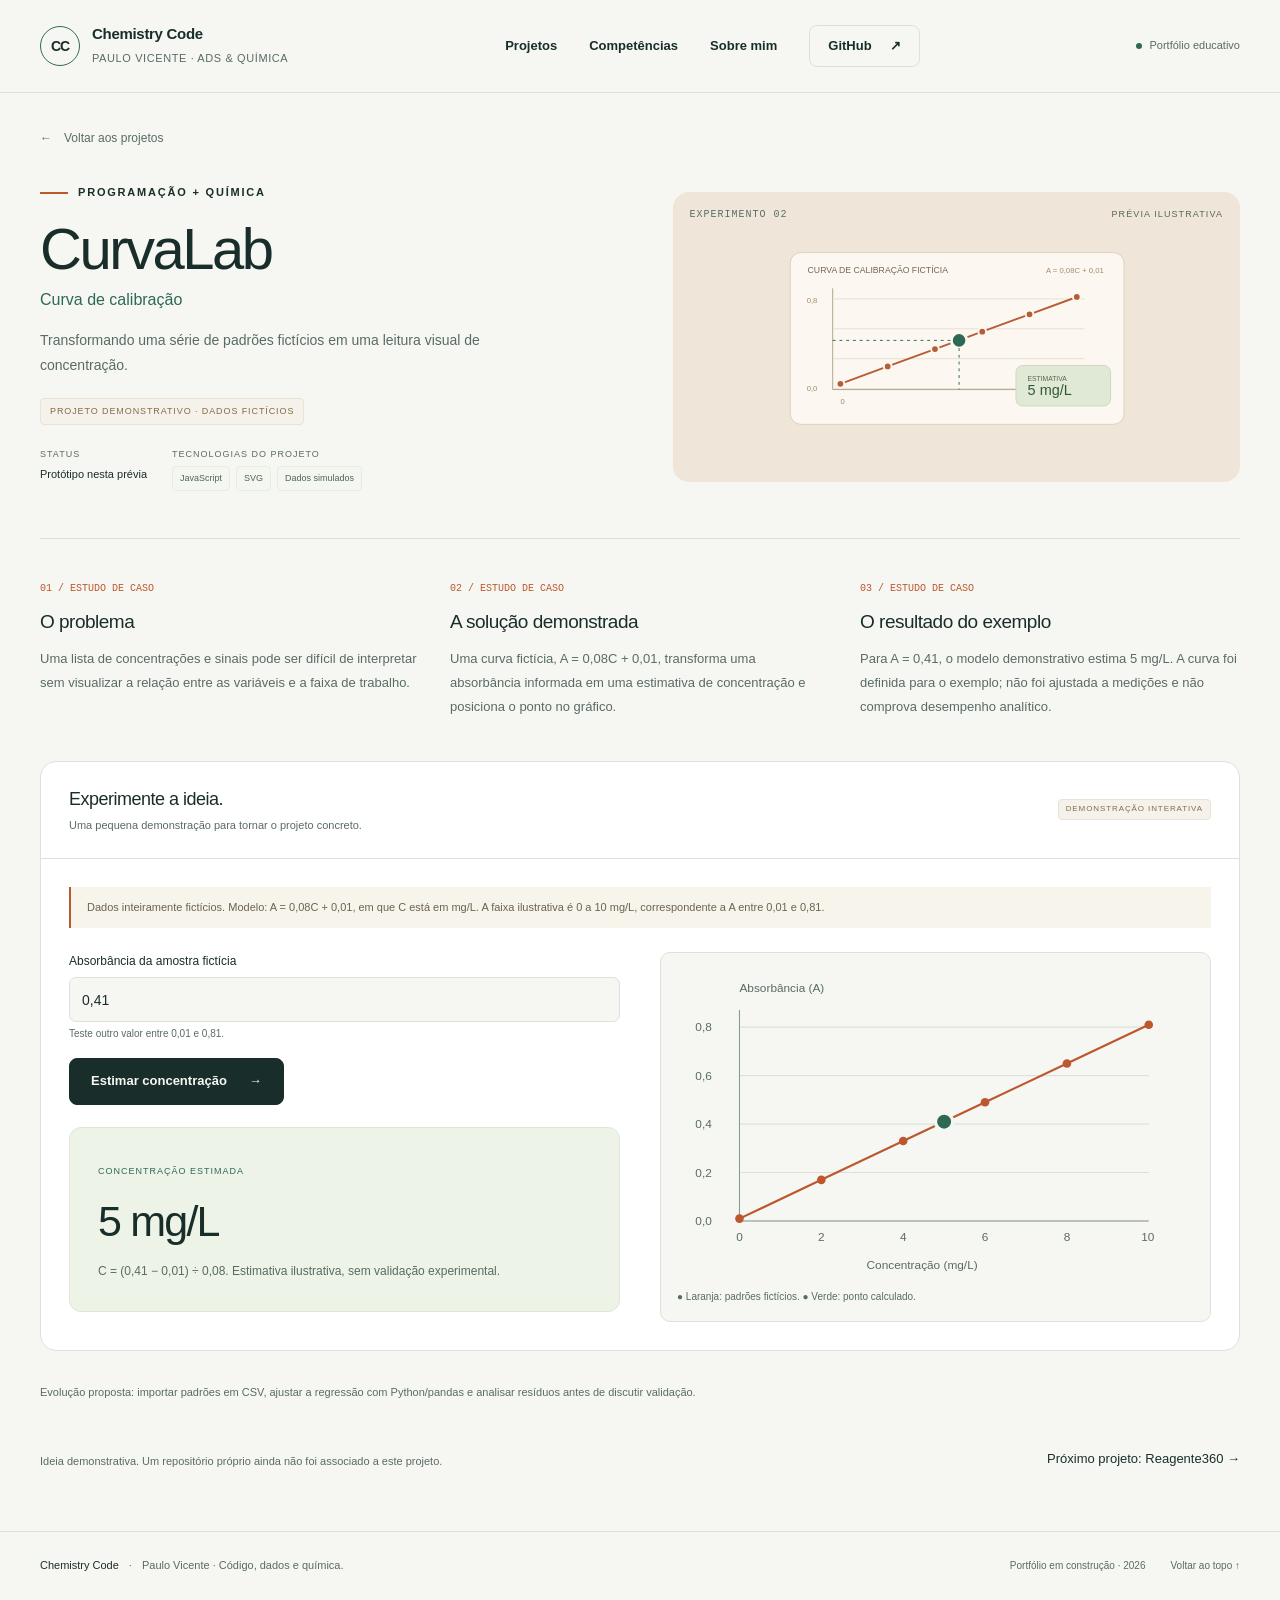
<file: projetos/curvalab/index.html>
<!doctype html><html lang="pt-BR"><head><meta charset="utf-8"><meta name="viewport" content="width=device-width,initial-scale=1"><meta name="robots" content="index,follow"><meta name="theme-color" content="#192e2a"><meta name="description" content="Transformando uma série de padrões fictícios em uma leitura visual de concentração. Projeto demonstrativo."><meta property="og:type" content="website"><meta property="og:site_name" content="Chemistry Code"><meta property="og:locale" content="pt_BR"><meta property="og:title" content="CurvaLab — Curva de calibração | Chemistry Code — Paulo Vicente"><meta property="og:description" content="Transformando uma série de padrões fictícios em uma leitura visual de concentração. Projeto demonstrativo."><title>CurvaLab — Curva de calibração | Chemistry Code — Paulo Vicente</title><link rel="icon" href="../../assets/favicon.svg" type="image/svg+xml"><link rel="stylesheet" href="../../assets/style.css"></head><body><a class="skip-link" href="#main">Ir para o conteúdo</a><header class="site-header" id="top"><div class="wrap header-inner"><a class="brand" href="../../index.html" aria-label="Chemistry Code — Paulo Vicente, início"><span class="brand-mark">CC</span><span><strong>Chemistry Code</strong><small>PAULO VICENTE · ADS &amp; QUÍMICA</small></span></a><nav class="site-nav" id="site-nav" aria-label="Navegação principal"><a href="../../index.html#projetos">Projetos</a><a href="../../index.html#competencias">Competências</a><a href="../../index.html#sobre">Sobre mim</a><a class="nav-contact" href="../../index.html#conexoes">GitHub <span aria-hidden="true">↗</span></a></nav><div class="private-badge"><i></i>Portfólio educativo</div><button class="menu-toggle" id="menu-toggle" type="button" aria-expanded="false" aria-controls="site-nav">Menu</button></div></header><noscript><p class="no-script">Ative o JavaScript para usar filtros, demonstrações e personalização. As páginas dos projetos continuam acessíveis pelos links.</p></noscript><main class="wrap" id="main"><a class="breadcrumb" href="../../index.html#projetos"><span aria-hidden="true">←</span>Voltar aos projetos</a><section class="case-hero" aria-labelledby="case-title"><div><div class="eyebrow">Programação + Química</div><h1 id="case-title">CurvaLab</h1><p class="case-subtitle">Curva de calibração</p><p class="case-intro">Transformando uma série de padrões fictícios em uma leitura visual de concentração.</p><span class="demo-tag">Projeto demonstrativo · Dados fictícios</span><div class="case-meta"><div><small>Status</small>Protótipo nesta prévia</div><div><small>Tecnologias do projeto</small><div class="tech-tags"><span class="tech-tag">JavaScript</span><span class="tech-tag">SVG</span><span class="tech-tag">Dados simulados</span></div></div></div></div><div class="project-art art-peach"><span class="art-index mono">EXPERIMENTO 02</span><span class="art-corner">Prévia ilustrativa</span><svg viewBox="0 0 500 250" xmlns="http://www.w3.org/2000/svg" aria-hidden="true" font-family="Arial,sans-serif"><rect x="78" y="37" width="346" height="178" rx="11" fill="#fcf8f1" stroke="#dcd0bc"/><text x="96" y="58" font-size="9" fill="#766653">CURVA DE CALIBRAÇÃO FICTÍCIA</text><text x="403" y="58" font-size="8" fill="#a38b6b" text-anchor="end">A = 0,08C + 0,01</text><g fill="none" stroke="#e7dfd1"><path d="M123 85h260M123 116h260M123 147h260M123 178h260"/></g><path d="M122 74v105h269" fill="none" stroke="#b1a189"/><path d="m130 173 49-18 49-18 49-18 49-18 49-18" fill="none" stroke="#b55d37" stroke-width="2"/><g fill="#b55d37" stroke="#fcf8f1" stroke-width="2"><circle cx="130" cy="173" r="4"/><circle cx="179" cy="155" r="4"/><circle cx="228" cy="137" r="4"/><circle cx="277" cy="119" r="4"/><circle cx="326" cy="101" r="4"/><circle cx="375" cy="83" r="4"/></g><circle cx="253" cy="128" r="8" fill="#2e6956" stroke="#fcf8f1" stroke-width="3"/><path d="M253 136v43M122 128h123" stroke="#2e6956" stroke-dasharray="3 4"/><text x="95" y="89" fill="#a0896a" font-size="8">0,8</text><text x="95" y="180" fill="#a0896a" font-size="8">0,0</text><text x="130" y="194" fill="#a0896a" font-size="8">0</text><text x="375" y="194" fill="#a0896a" font-size="8">10 mg/L</text><rect x="312" y="154" width="98" height="42" rx="7" fill="#e0e9d5" stroke="#ccd8be"/><text x="324" y="170" fill="#53684a" font-size="7">ESTIMATIVA</text><text x="324" y="185" fill="#355738" font-size="15">5 mg/L</text></svg></div></section><section class="story-grid" aria-label="Problema, solução e resultado"><article class="story-item"><span class="mono">01 / ESTUDO DE CASO</span><h2>O problema</h2><p>Uma lista de concentrações e sinais pode ser difícil de interpretar sem visualizar a relação entre as variáveis e a faixa de trabalho.</p></article><article class="story-item"><span class="mono">02 / ESTUDO DE CASO</span><h2>A solução demonstrada</h2><p>Uma curva fictícia, A = 0,08C + 0,01, transforma uma absorbância informada em uma estimativa de concentração e posiciona o ponto no gráfico.</p></article><article class="story-item"><span class="mono">03 / ESTUDO DE CASO</span><h2>O resultado do exemplo</h2><p>Para A = 0,41, o modelo demonstrativo estima 5 mg/L. A curva foi definida para o exemplo; não foi ajustada a medições e não comprova desempenho analítico.</p></article></section><section class="demo-panel" aria-labelledby="demo-title"><div class="demo-panel-header"><div><h2 id="demo-title">Experimente a ideia.</h2><p>Uma pequena demonstração para tornar o projeto concreto.</p></div><span class="demo-tag">Demonstração interativa</span></div><div class="demo-panel-body"><div class="inline-notice">Dados inteiramente fictícios. Modelo: A = 0,08C + 0,01, em que C está em mg/L. A faixa ilustrativa é 0 a 10 mg/L, correspondente a A entre 0,01 e 0,81.</div><div class="demo-two-col"><div><form id="curve-form" novalidate><div class="field"><label for="absorbance">Absorbância da amostra fictícia</label><input id="absorbance" type="text" inputmode="decimal" value="0,41" required><small>Teste outro valor entre 0,01 e 0,81.</small></div><button class="button" type="submit">Estimar concentração <span aria-hidden="true">→</span></button><p class="form-error" id="curve-error" role="alert"></p></form><div class="result-card" id="curve-result" aria-live="polite" style="margin-top:22px;min-height:160px"><span class="result-eyebrow">Concentração estimada</span><div class="result-value" id="concentration-value">5 mg/L</div><p id="curve-description">C = (0,41 − 0,01) ÷ 0,08. Estimativa ilustrativa, sem validação experimental.</p></div></div><div class="curve-display"><svg viewBox="0 0 480 290" role="img" aria-labelledby="curve-title curve-desc"><title id="curve-title">Curva de calibração fictícia</title><desc id="curve-desc">Reta A igual a 0,08 vezes C mais 0,01, com padrões de 0 a 10 mg por litro. O marcador verde representa a entrada calculada.</desc><g fill="none" stroke="#dce2d9"><path d="M58 54h380M58 99h380M58 144h380M58 189h380M58 234h380"/></g><path d="M58 38v196h380" fill="none" stroke="#8b9e8e"/><path d="m58 231.75 76-36 76-36 76-36 76-36 76-36" stroke="#bd572e" stroke-width="2" fill="none"/><g fill="#bd572e"><circle cx="58" cy="231.75" r="4"/><circle cx="134" cy="195.75" r="4"/><circle cx="210" cy="159.75" r="4"/><circle cx="286" cy="123.75" r="4"/><circle cx="362" cy="87.75" r="4"/><circle cx="438" cy="51.75" r="4"/></g><circle id="curve-point" cx="248" cy="141.75" r="8" fill="#2e6956" stroke="#f6f7f2" stroke-width="3"/><g font-family="Arial,sans-serif" fill="#596b65" font-size="11"><text x="17" y="58">0,8</text><text x="17" y="103">0,6</text><text x="17" y="148">0,4</text><text x="17" y="193">0,2</text><text x="17" y="238">0,0</text><text x="55" y="253">0</text><text x="131" y="253">2</text><text x="207" y="253">4</text><text x="283" y="253">6</text><text x="359" y="253">8</text><text x="431" y="253">10</text><text x="176" y="279">Concentração (mg/L)</text><text x="58" y="21">Absorbância (A)</text></g></svg><p class="curve-caption">● Laranja: padrões fictícios. ● Verde: ponto calculado.</p></div></div></div></section><p class="case-note">Evolução proposta: importar padrões em CSV, ajustar a regressão com Python/pandas e analisar resíduos antes de discutir validação.</p><div class="case-next"><div><p>Ideia demonstrativa. Um repositório próprio ainda não foi associado a este projeto.</p></div><a class="next-project" href="../reagente360/index.html">Próximo projeto: Reagente360 →</a></div></main><footer class="site-footer"><div class="wrap footer-inner"><div class="footer-top"><strong>Chemistry Code</strong><span>·</span> Paulo Vicente · Código, dados e química.</div><div class="footer-meta"><span>Portfólio em construção · 2026</span><a href="#top">Voltar ao topo ↑</a></div></div></footer><div class="toast" id="toast" role="status" aria-live="polite"></div><script src="../../assets/core.js" defer></script><script src="../../assets/app.js" defer></script></body></html>
</file>
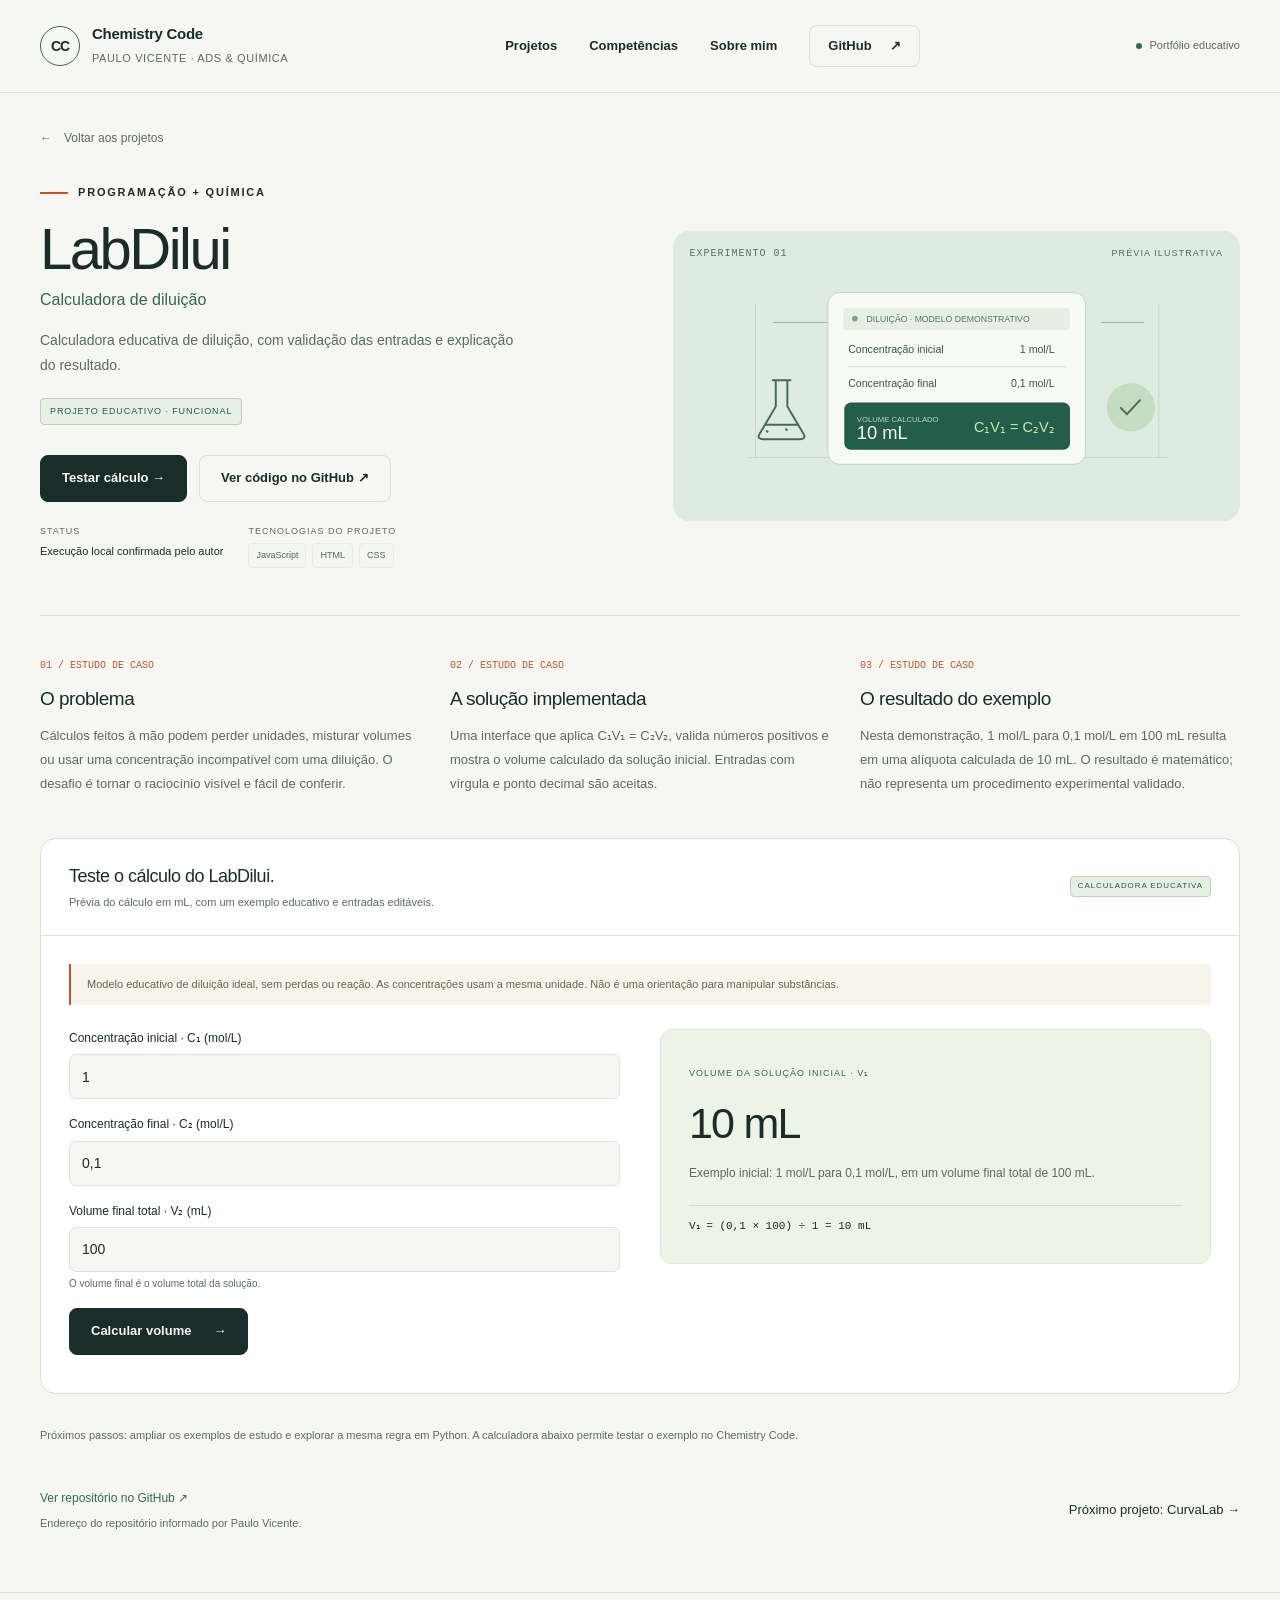
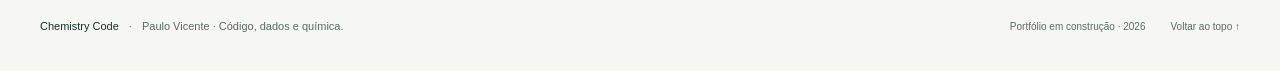
<file: projetos/labdilui/index.html>
<!doctype html><html lang="pt-BR"><head><meta charset="utf-8"><meta name="viewport" content="width=device-width,initial-scale=1"><meta name="robots" content="index,follow"><meta name="theme-color" content="#192e2a"><meta name="description" content="Calculadora educativa de diluição, com validação das entradas e explicação do resultado. Projeto educativo funcional."><meta property="og:type" content="website"><meta property="og:site_name" content="Chemistry Code"><meta property="og:locale" content="pt_BR"><meta property="og:title" content="LabDilui — Calculadora de diluição | Chemistry Code — Paulo Vicente"><meta property="og:description" content="Calculadora educativa de diluição, com validação das entradas e explicação do resultado. Projeto educativo funcional."><title>LabDilui — Calculadora de diluição | Chemistry Code — Paulo Vicente</title><link rel="icon" href="../../assets/favicon.svg" type="image/svg+xml"><link rel="stylesheet" href="../../assets/style.css"></head><body><a class="skip-link" href="#main">Ir para o conteúdo</a><header class="site-header" id="top"><div class="wrap header-inner"><a class="brand" href="../../index.html" aria-label="Chemistry Code — Paulo Vicente, início"><span class="brand-mark">CC</span><span><strong>Chemistry Code</strong><small>PAULO VICENTE · ADS &amp; QUÍMICA</small></span></a><nav class="site-nav" id="site-nav" aria-label="Navegação principal"><a href="../../index.html#projetos">Projetos</a><a href="../../index.html#competencias">Competências</a><a href="../../index.html#sobre">Sobre mim</a><a class="nav-contact" href="../../index.html#conexoes">GitHub <span aria-hidden="true">↗</span></a></nav><div class="private-badge"><i></i>Portfólio educativo</div><button class="menu-toggle" id="menu-toggle" type="button" aria-expanded="false" aria-controls="site-nav">Menu</button></div></header><noscript><p class="no-script">Ative o JavaScript para usar filtros, demonstrações e personalização. As páginas dos projetos continuam acessíveis pelos links.</p></noscript><main class="wrap" id="main"><a class="breadcrumb" href="../../index.html#projetos"><span aria-hidden="true">←</span>Voltar aos projetos</a><section class="case-hero" aria-labelledby="case-title"><div><div class="eyebrow">Programação + Química</div><h1 id="case-title">LabDilui</h1><p class="case-subtitle">Calculadora de diluição</p><p class="case-intro">Calculadora educativa de diluição, com validação das entradas e explicação do resultado.</p><span class="demo-tag functional-tag">Projeto educativo · Funcional</span><div class="hero-actions"><a class="button" href="#demo-title">Testar cálculo →</a><a class="button secondary" href="https://github.com/papnarc-backend/LabDilui" target="_blank" rel="noopener noreferrer">Ver código no GitHub ↗</a></div><div class="case-meta"><div><small>Status</small>Execução local confirmada pelo autor</div><div><small>Tecnologias do projeto</small><div class="tech-tags"><span class="tech-tag">JavaScript</span><span class="tech-tag">HTML</span><span class="tech-tag">CSS</span></div></div></div></div><div class="project-art art-mint"><span class="art-index mono">EXPERIMENTO 01</span><span class="art-corner">Prévia ilustrativa</span><svg viewBox="0 0 500 250" xmlns="http://www.w3.org/2000/svg" aria-hidden="true" font-family="Arial,sans-serif"><g fill="none" stroke="#93b19e" stroke-width="1"><path d="M35 210h435M42 50v160M460 50v160" opacity=".35"/><path d="M60 70h75m265 0h45"/></g><rect x="117" y="39" width="267" height="178" rx="12" fill="#f7faf5" stroke="#c2d5c4"/><rect x="133" y="55" width="235" height="23" rx="4" fill="#e7efe4"/><circle cx="145" cy="66" r="3" fill="#76a885"/><text x="157" y="70" fill="#557462" font-size="9">DILUIÇÃO · MODELO DEMONSTRATIVO</text><text x="138" y="102" fill="#355a47" font-size="11">Concentração inicial</text><text x="352" y="102" fill="#355a47" font-size="11" text-anchor="end">1 mol/L</text><path d="M138 116h226" stroke="#d9e2d5"/><text x="138" y="137" fill="#355a47" font-size="11">Concentração final</text><text x="352" y="137" fill="#355a47" font-size="11" text-anchor="end">0,1 mol/L</text><rect x="134" y="153" width="234" height="49" rx="7" fill="#245d49"/><text x="147" y="173" fill="#bad9c6" font-size="8">VOLUME CALCULADO</text><text x="147" y="191" fill="#f4faf0" font-size="19">10 mL</text><text x="352" y="184" fill="#cde5b3" font-size="15" text-anchor="end">C₁V₁ = C₂V₂</text><g fill="none" stroke="#426a54" stroke-width="2" transform="translate(59 130)"><path d="M0 0h20m-16 0v27l-17 29c-2 3 0 5 4 5h38c4 0 6-2 4-5L16 27V0"/><path d="M-8 46h36"/><path d="m-6 52 2 2m18-4 2 2"/></g><circle cx="431" cy="158" r="25" fill="#c4dcc2"/><path d="m420 158 7 7 14-15" fill="none" stroke="#426a54" stroke-width="2"/></svg></div></section><section class="story-grid" aria-label="Problema, solução e resultado"><article class="story-item"><span class="mono">01 / ESTUDO DE CASO</span><h2>O problema</h2><p>Cálculos feitos à mão podem perder unidades, misturar volumes ou usar uma concentração incompatível com uma diluição. O desafio é tornar o raciocínio visível e fácil de conferir.</p></article><article class="story-item"><span class="mono">02 / ESTUDO DE CASO</span><h2>A solução implementada</h2><p>Uma interface que aplica C₁V₁ = C₂V₂, valida números positivos e mostra o volume calculado da solução inicial. Entradas com vírgula e ponto decimal são aceitas.</p></article><article class="story-item"><span class="mono">03 / ESTUDO DE CASO</span><h2>O resultado do exemplo</h2><p>Nesta demonstração, 1 mol/L para 0,1 mol/L em 100 mL resulta em uma alíquota calculada de 10 mL. O resultado é matemático; não representa um procedimento experimental validado.</p></article></section><section class="demo-panel" aria-labelledby="demo-title"><div class="demo-panel-header"><div><h2 id="demo-title">Teste o cálculo do LabDilui.</h2><p>Prévia do cálculo em mL, com um exemplo educativo e entradas editáveis.</p></div><span class="demo-tag functional-tag">Calculadora educativa</span></div><div class="demo-panel-body"><div class="inline-notice">Modelo educativo de diluição ideal, sem perdas ou reação. As concentrações usam a mesma unidade. Não é uma orientação para manipular substâncias.</div><div class="demo-two-col"><form id="dilution-form" novalidate><div class="field"><label for="c1">Concentração inicial · C₁ (mol/L)</label><input id="c1" type="text" inputmode="decimal" value="1" required></div><div class="field"><label for="c2">Concentração final · C₂ (mol/L)</label><input id="c2" type="text" inputmode="decimal" value="0,1" required></div><div class="field"><label for="v2">Volume final total · V₂ (mL)</label><input id="v2" type="text" inputmode="decimal" value="100" required><small>O volume final é o volume total da solução.</small></div><button class="button" type="submit">Calcular volume <span aria-hidden="true">→</span></button><p class="form-error" id="dilution-error" role="alert"></p></form><div class="result-card" id="dilution-result" aria-live="polite"><span class="result-eyebrow">Volume da solução inicial · V₁</span><div class="result-value" id="aliquot-value">10 mL</div><p id="dilution-description">Exemplo inicial: 1 mol/L para 0,1 mol/L, em um volume final total de 100 mL.</p><div class="formula-step mono" id="formula-step">V₁ = (0,1 × 100) ÷ 1 = 10 mL</div></div></div></div></section><p class="case-note">Próximos passos: ampliar os exemplos de estudo e explorar a mesma regra em Python. A calculadora abaixo permite testar o exemplo no Chemistry Code.</p><div class="case-next"><div><div class="repo-controls"><a class="saved-link" href="https://github.com/papnarc-backend/LabDilui" target="_blank" rel="noopener noreferrer">Ver repositório no GitHub ↗</a></div><p>Endereço do repositório informado por Paulo Vicente.</p></div><a class="next-project" href="../curvalab/index.html">Próximo projeto: CurvaLab →</a></div></main><footer class="site-footer"><div class="wrap footer-inner"><div class="footer-top"><strong>Chemistry Code</strong><span>·</span> Paulo Vicente · Código, dados e química.</div><div class="footer-meta"><span>Portfólio em construção · 2026</span><a href="#top">Voltar ao topo ↑</a></div></div></footer><div class="toast" id="toast" role="status" aria-live="polite"></div><script src="../../assets/core.js" defer></script><script src="../../assets/app.js" defer></script></body></html>
</file>
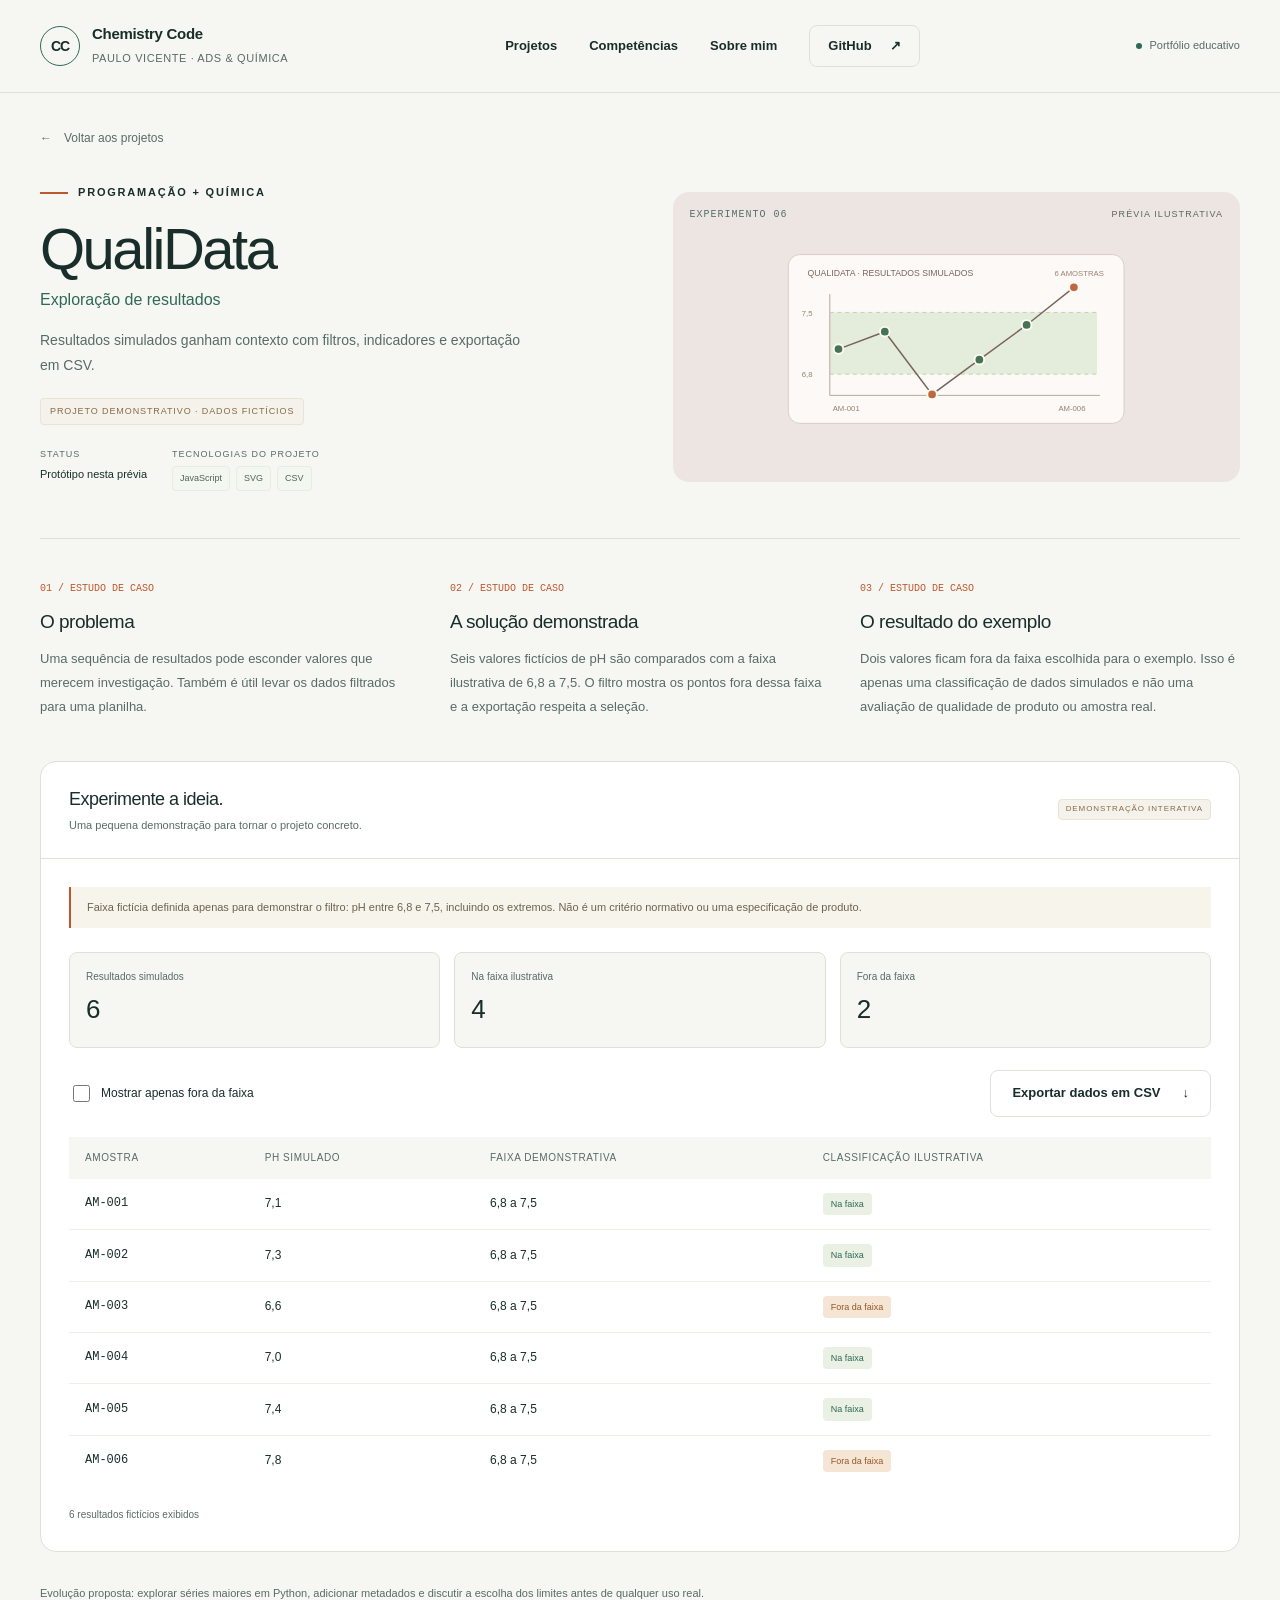
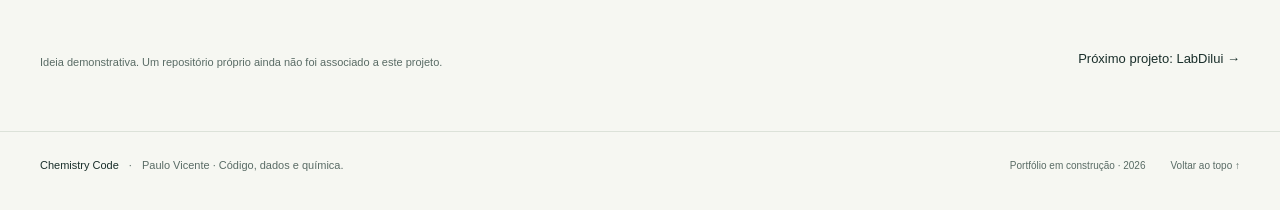
<file: projetos/qualidata/index.html>
<!doctype html><html lang="pt-BR"><head><meta charset="utf-8"><meta name="viewport" content="width=device-width,initial-scale=1"><meta name="robots" content="index,follow"><meta name="theme-color" content="#192e2a"><meta name="description" content="Resultados simulados ganham contexto com filtros, indicadores e exportação em CSV. Projeto demonstrativo."><meta property="og:type" content="website"><meta property="og:site_name" content="Chemistry Code"><meta property="og:locale" content="pt_BR"><meta property="og:title" content="QualiData — Exploração de resultados | Chemistry Code — Paulo Vicente"><meta property="og:description" content="Resultados simulados ganham contexto com filtros, indicadores e exportação em CSV. Projeto demonstrativo."><title>QualiData — Exploração de resultados | Chemistry Code — Paulo Vicente</title><link rel="icon" href="../../assets/favicon.svg" type="image/svg+xml"><link rel="stylesheet" href="../../assets/style.css"></head><body><a class="skip-link" href="#main">Ir para o conteúdo</a><header class="site-header" id="top"><div class="wrap header-inner"><a class="brand" href="../../index.html" aria-label="Chemistry Code — Paulo Vicente, início"><span class="brand-mark">CC</span><span><strong>Chemistry Code</strong><small>PAULO VICENTE · ADS &amp; QUÍMICA</small></span></a><nav class="site-nav" id="site-nav" aria-label="Navegação principal"><a href="../../index.html#projetos">Projetos</a><a href="../../index.html#competencias">Competências</a><a href="../../index.html#sobre">Sobre mim</a><a class="nav-contact" href="../../index.html#conexoes">GitHub <span aria-hidden="true">↗</span></a></nav><div class="private-badge"><i></i>Portfólio educativo</div><button class="menu-toggle" id="menu-toggle" type="button" aria-expanded="false" aria-controls="site-nav">Menu</button></div></header><noscript><p class="no-script">Ative o JavaScript para usar filtros, demonstrações e personalização. As páginas dos projetos continuam acessíveis pelos links.</p></noscript><main class="wrap" id="main"><a class="breadcrumb" href="../../index.html#projetos"><span aria-hidden="true">←</span>Voltar aos projetos</a><section class="case-hero" aria-labelledby="case-title"><div><div class="eyebrow">Programação + Química</div><h1 id="case-title">QualiData</h1><p class="case-subtitle">Exploração de resultados</p><p class="case-intro">Resultados simulados ganham contexto com filtros, indicadores e exportação em CSV.</p><span class="demo-tag">Projeto demonstrativo · Dados fictícios</span><div class="case-meta"><div><small>Status</small>Protótipo nesta prévia</div><div><small>Tecnologias do projeto</small><div class="tech-tags"><span class="tech-tag">JavaScript</span><span class="tech-tag">SVG</span><span class="tech-tag">CSV</span></div></div></div></div><div class="project-art art-rose"><span class="art-index mono">EXPERIMENTO 06</span><span class="art-corner">Prévia ilustrativa</span><svg viewBox="0 0 500 250" xmlns="http://www.w3.org/2000/svg" aria-hidden="true" font-family="Arial,sans-serif"><rect x="76" y="39" width="348" height="175" rx="12" fill="#fdf9f6" stroke="#dacdc3"/><text x="96" y="61" font-size="9" fill="#796459">QUALIDATA · RESULTADOS SIMULADOS</text><text x="403" y="61" text-anchor="end" font-size="8" fill="#9c8171">6 AMOSTRAS</text><rect x="119" y="99" width="277" height="64" fill="#e4eddc"/><path d="M119 80v105h280" fill="none" stroke="#b8a697"/><g stroke="#bed0ae" stroke-dasharray="4 4"><path d="M119 99h277M119 163h277"/></g><path d="m128 137 48-18 49 65 49-36 49-36 49-39" fill="none" stroke="#796558" stroke-width="1.5"/><g fill="#477355" stroke="#fdf9f6" stroke-width="2"><circle cx="128" cy="137" r="5"/><circle cx="176" cy="119" r="5"/><circle cx="274" cy="148" r="5"/><circle cx="323" cy="112" r="5"/></g><g fill="#bd6940" stroke="#fdf9f6" stroke-width="2"><circle cx="225" cy="184" r="5"/><circle cx="372" cy="73" r="5"/></g><text x="90" y="103" font-size="8" fill="#908270">7,5</text><text x="90" y="166" font-size="8" fill="#908270">6,8</text><text x="122" y="201" font-size="8" fill="#908270">AM-001</text><text x="356" y="201" font-size="8" fill="#908270">AM-006</text></svg></div></section><section class="story-grid" aria-label="Problema, solução e resultado"><article class="story-item"><span class="mono">01 / ESTUDO DE CASO</span><h2>O problema</h2><p>Uma sequência de resultados pode esconder valores que merecem investigação. Também é útil levar os dados filtrados para uma planilha.</p></article><article class="story-item"><span class="mono">02 / ESTUDO DE CASO</span><h2>A solução demonstrada</h2><p>Seis valores fictícios de pH são comparados com a faixa ilustrativa de 6,8 a 7,5. O filtro mostra os pontos fora dessa faixa e a exportação respeita a seleção.</p></article><article class="story-item"><span class="mono">03 / ESTUDO DE CASO</span><h2>O resultado do exemplo</h2><p>Dois valores ficam fora da faixa escolhida para o exemplo. Isso é apenas uma classificação de dados simulados e não uma avaliação de qualidade de produto ou amostra real.</p></article></section><section class="demo-panel" aria-labelledby="demo-title"><div class="demo-panel-header"><div><h2 id="demo-title">Experimente a ideia.</h2><p>Uma pequena demonstração para tornar o projeto concreto.</p></div><span class="demo-tag">Demonstração interativa</span></div><div class="demo-panel-body"><div class="inline-notice">Faixa fictícia definida apenas para demonstrar o filtro: pH entre 6,8 e 7,5, incluindo os extremos. Não é um critério normativo ou uma especificação de produto.</div><div class="stats"><div class="stat"><small>Resultados simulados</small><strong>6</strong></div><div class="stat"><small>Na faixa ilustrativa</small><strong>4</strong></div><div class="stat"><small>Fora da faixa</small><strong>2</strong></div></div><div class="table-toolbar"><label class="check-control"><input id="quality-filter" type="checkbox">Mostrar apenas fora da faixa</label><button class="button secondary" id="export-csv" type="button">Exportar dados em CSV <span aria-hidden="true">↓</span></button></div><div class="table-wrap"><table><caption class="sr-only">Resultados fictícios de pH e faixa demonstrativa</caption><thead><tr><th scope="col">Amostra</th><th scope="col">pH simulado</th><th scope="col">Faixa demonstrativa</th><th scope="col">Classificação ilustrativa</th></tr></thead><tbody><tr data-quality-id="AM-001"><td class="mono">AM-001</td><td>7,1</td><td>6,8 a 7,5</td><td><span class="row-pill ">Na faixa</span></td></tr><tr data-quality-id="AM-002"><td class="mono">AM-002</td><td>7,3</td><td>6,8 a 7,5</td><td><span class="row-pill ">Na faixa</span></td></tr><tr data-quality-id="AM-003"><td class="mono">AM-003</td><td>6,6</td><td>6,8 a 7,5</td><td><span class="row-pill warn">Fora da faixa</span></td></tr><tr data-quality-id="AM-004"><td class="mono">AM-004</td><td>7,0</td><td>6,8 a 7,5</td><td><span class="row-pill ">Na faixa</span></td></tr><tr data-quality-id="AM-005"><td class="mono">AM-005</td><td>7,4</td><td>6,8 a 7,5</td><td><span class="row-pill ">Na faixa</span></td></tr><tr data-quality-id="AM-006"><td class="mono">AM-006</td><td>7,8</td><td>6,8 a 7,5</td><td><span class="row-pill warn">Fora da faixa</span></td></tr></tbody></table></div><p class="demo-footnote" id="quality-count" aria-live="polite">6 resultados fictícios exibidos</p></div></section><p class="case-note">Evolução proposta: explorar séries maiores em Python, adicionar metadados e discutir a escolha dos limites antes de qualquer uso real.</p><div class="case-next"><div><p>Ideia demonstrativa. Um repositório próprio ainda não foi associado a este projeto.</p></div><a class="next-project" href="../labdilui/index.html">Próximo projeto: LabDilui →</a></div></main><footer class="site-footer"><div class="wrap footer-inner"><div class="footer-top"><strong>Chemistry Code</strong><span>·</span> Paulo Vicente · Código, dados e química.</div><div class="footer-meta"><span>Portfólio em construção · 2026</span><a href="#top">Voltar ao topo ↑</a></div></div></footer><div class="toast" id="toast" role="status" aria-live="polite"></div><script src="../../assets/core.js" defer></script><script src="../../assets/app.js" defer></script></body></html>
</file>
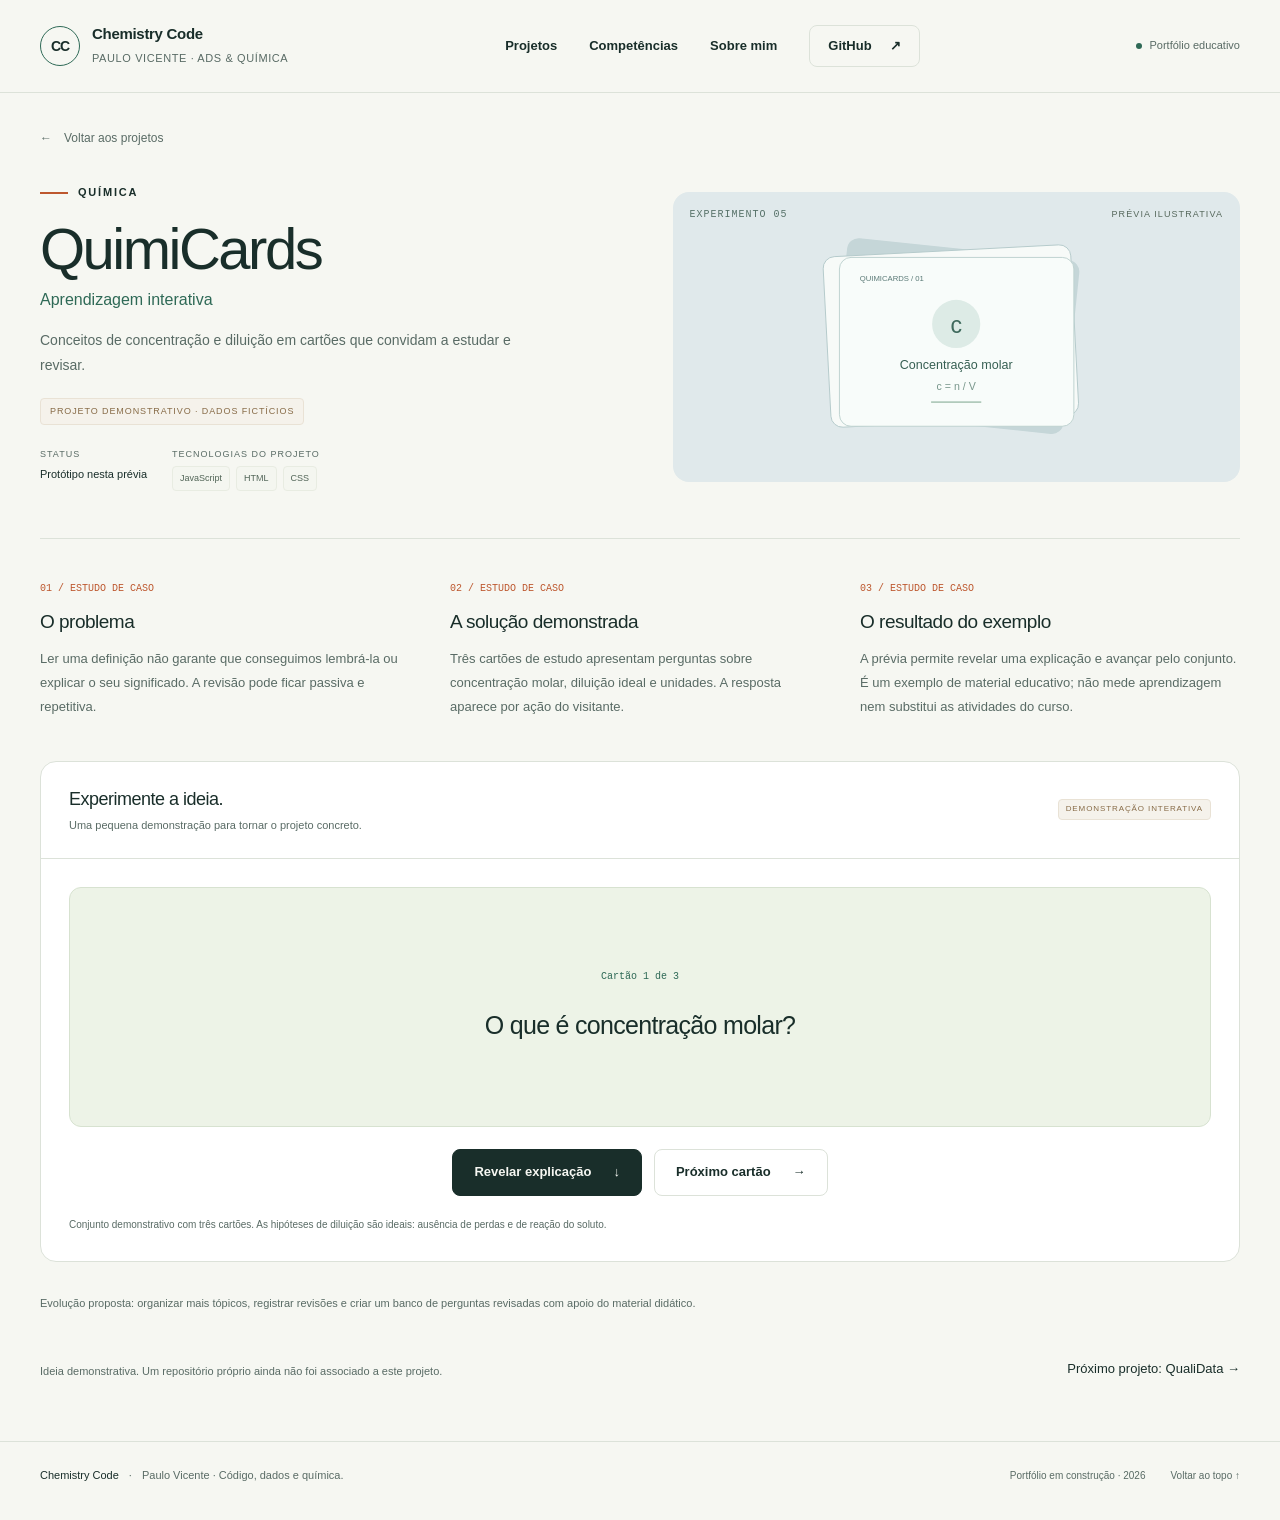
<file: projetos/quimicards/index.html>
<!doctype html><html lang="pt-BR"><head><meta charset="utf-8"><meta name="viewport" content="width=device-width,initial-scale=1"><meta name="robots" content="index,follow"><meta name="theme-color" content="#192e2a"><meta name="description" content="Conceitos de concentração e diluição em cartões que convidam a estudar e revisar. Projeto demonstrativo."><meta property="og:type" content="website"><meta property="og:site_name" content="Chemistry Code"><meta property="og:locale" content="pt_BR"><meta property="og:title" content="QuimiCards — Aprendizagem interativa | Chemistry Code — Paulo Vicente"><meta property="og:description" content="Conceitos de concentração e diluição em cartões que convidam a estudar e revisar. Projeto demonstrativo."><title>QuimiCards — Aprendizagem interativa | Chemistry Code — Paulo Vicente</title><link rel="icon" href="../../assets/favicon.svg" type="image/svg+xml"><link rel="stylesheet" href="../../assets/style.css"></head><body><a class="skip-link" href="#main">Ir para o conteúdo</a><header class="site-header" id="top"><div class="wrap header-inner"><a class="brand" href="../../index.html" aria-label="Chemistry Code — Paulo Vicente, início"><span class="brand-mark">CC</span><span><strong>Chemistry Code</strong><small>PAULO VICENTE · ADS &amp; QUÍMICA</small></span></a><nav class="site-nav" id="site-nav" aria-label="Navegação principal"><a href="../../index.html#projetos">Projetos</a><a href="../../index.html#competencias">Competências</a><a href="../../index.html#sobre">Sobre mim</a><a class="nav-contact" href="../../index.html#conexoes">GitHub <span aria-hidden="true">↗</span></a></nav><div class="private-badge"><i></i>Portfólio educativo</div><button class="menu-toggle" id="menu-toggle" type="button" aria-expanded="false" aria-controls="site-nav">Menu</button></div></header><noscript><p class="no-script">Ative o JavaScript para usar filtros, demonstrações e personalização. As páginas dos projetos continuam acessíveis pelos links.</p></noscript><main class="wrap" id="main"><a class="breadcrumb" href="../../index.html#projetos"><span aria-hidden="true">←</span>Voltar aos projetos</a><section class="case-hero" aria-labelledby="case-title"><div><div class="eyebrow">Química</div><h1 id="case-title">QuimiCards</h1><p class="case-subtitle">Aprendizagem interativa</p><p class="case-intro">Conceitos de concentração e diluição em cartões que convidam a estudar e revisar.</p><span class="demo-tag">Projeto demonstrativo · Dados fictícios</span><div class="case-meta"><div><small>Status</small>Protótipo nesta prévia</div><div><small>Tecnologias do projeto</small><div class="tech-tags"><span class="tech-tag">JavaScript</span><span class="tech-tag">HTML</span><span class="tech-tag">CSS</span></div></div></div></div><div class="project-art art-blue"><span class="art-index mono">EXPERIMENTO 05</span><span class="art-corner">Prévia ilustrativa</span><svg viewBox="0 0 500 250" xmlns="http://www.w3.org/2000/svg" aria-hidden="true" font-family="Arial,sans-serif"><rect x="128" y="33" width="242" height="181" rx="12" fill="#c5d6d8" transform="rotate(6 249 124)"/><rect x="116" y="35" width="257" height="177" rx="12" fill="#f7faf8" stroke="#b6cbcc" transform="rotate(-3 244 124)"/><rect x="129" y="42" width="243" height="175" rx="12" fill="#f8fcfa" stroke="#bed2d0"/><text x="150" y="66" font-size="8" fill="#5b7a77">QUIMICARDS / 01</text><circle cx="250" cy="111" r="25" fill="#ddebe6"/><text x="250" y="120" text-anchor="middle" font-size="24" fill="#3f6a5d">c</text><text x="250" y="158" text-anchor="middle" font-size="13" fill="#365f52">Concentração molar</text><text x="250" y="179" text-anchor="middle" font-size="11" fill="#78968b">c = n / V</text><path d="M224 192h52" stroke="#b1cabb" stroke-width="2"/></svg></div></section><section class="story-grid" aria-label="Problema, solução e resultado"><article class="story-item"><span class="mono">01 / ESTUDO DE CASO</span><h2>O problema</h2><p>Ler uma definição não garante que conseguimos lembrá-la ou explicar o seu significado. A revisão pode ficar passiva e repetitiva.</p></article><article class="story-item"><span class="mono">02 / ESTUDO DE CASO</span><h2>A solução demonstrada</h2><p>Três cartões de estudo apresentam perguntas sobre concentração molar, diluição ideal e unidades. A resposta aparece por ação do visitante.</p></article><article class="story-item"><span class="mono">03 / ESTUDO DE CASO</span><h2>O resultado do exemplo</h2><p>A prévia permite revelar uma explicação e avançar pelo conjunto. É um exemplo de material educativo; não mede aprendizagem nem substitui as atividades do curso.</p></article></section><section class="demo-panel" aria-labelledby="demo-title"><div class="demo-panel-header"><div><h2 id="demo-title">Experimente a ideia.</h2><p>Uma pequena demonstração para tornar o projeto concreto.</p></div><span class="demo-tag">Demonstração interativa</span></div><div class="demo-panel-body"><div class="flash-card" id="flash-card"><span class="mono" id="flash-progress">Cartão 1 de 3</span><h3 id="flash-question">O que é concentração molar?</h3><p id="flash-answer" aria-live="polite" hidden></p></div><div class="flash-actions"><button class="button" id="flash-reveal" type="button">Revelar explicação <span aria-hidden="true">↓</span></button><button class="button secondary" id="flash-next" type="button">Próximo cartão <span aria-hidden="true">→</span></button></div><p class="demo-footnote">Conjunto demonstrativo com três cartões. As hipóteses de diluição são ideais: ausência de perdas e de reação do soluto.</p></div></section><p class="case-note">Evolução proposta: organizar mais tópicos, registrar revisões e criar um banco de perguntas revisadas com apoio do material didático.</p><div class="case-next"><div><p>Ideia demonstrativa. Um repositório próprio ainda não foi associado a este projeto.</p></div><a class="next-project" href="../qualidata/index.html">Próximo projeto: QualiData →</a></div></main><footer class="site-footer"><div class="wrap footer-inner"><div class="footer-top"><strong>Chemistry Code</strong><span>·</span> Paulo Vicente · Código, dados e química.</div><div class="footer-meta"><span>Portfólio em construção · 2026</span><a href="#top">Voltar ao topo ↑</a></div></div></footer><div class="toast" id="toast" role="status" aria-live="polite"></div><script src="../../assets/core.js" defer></script><script src="../../assets/app.js" defer></script></body></html>
</file>
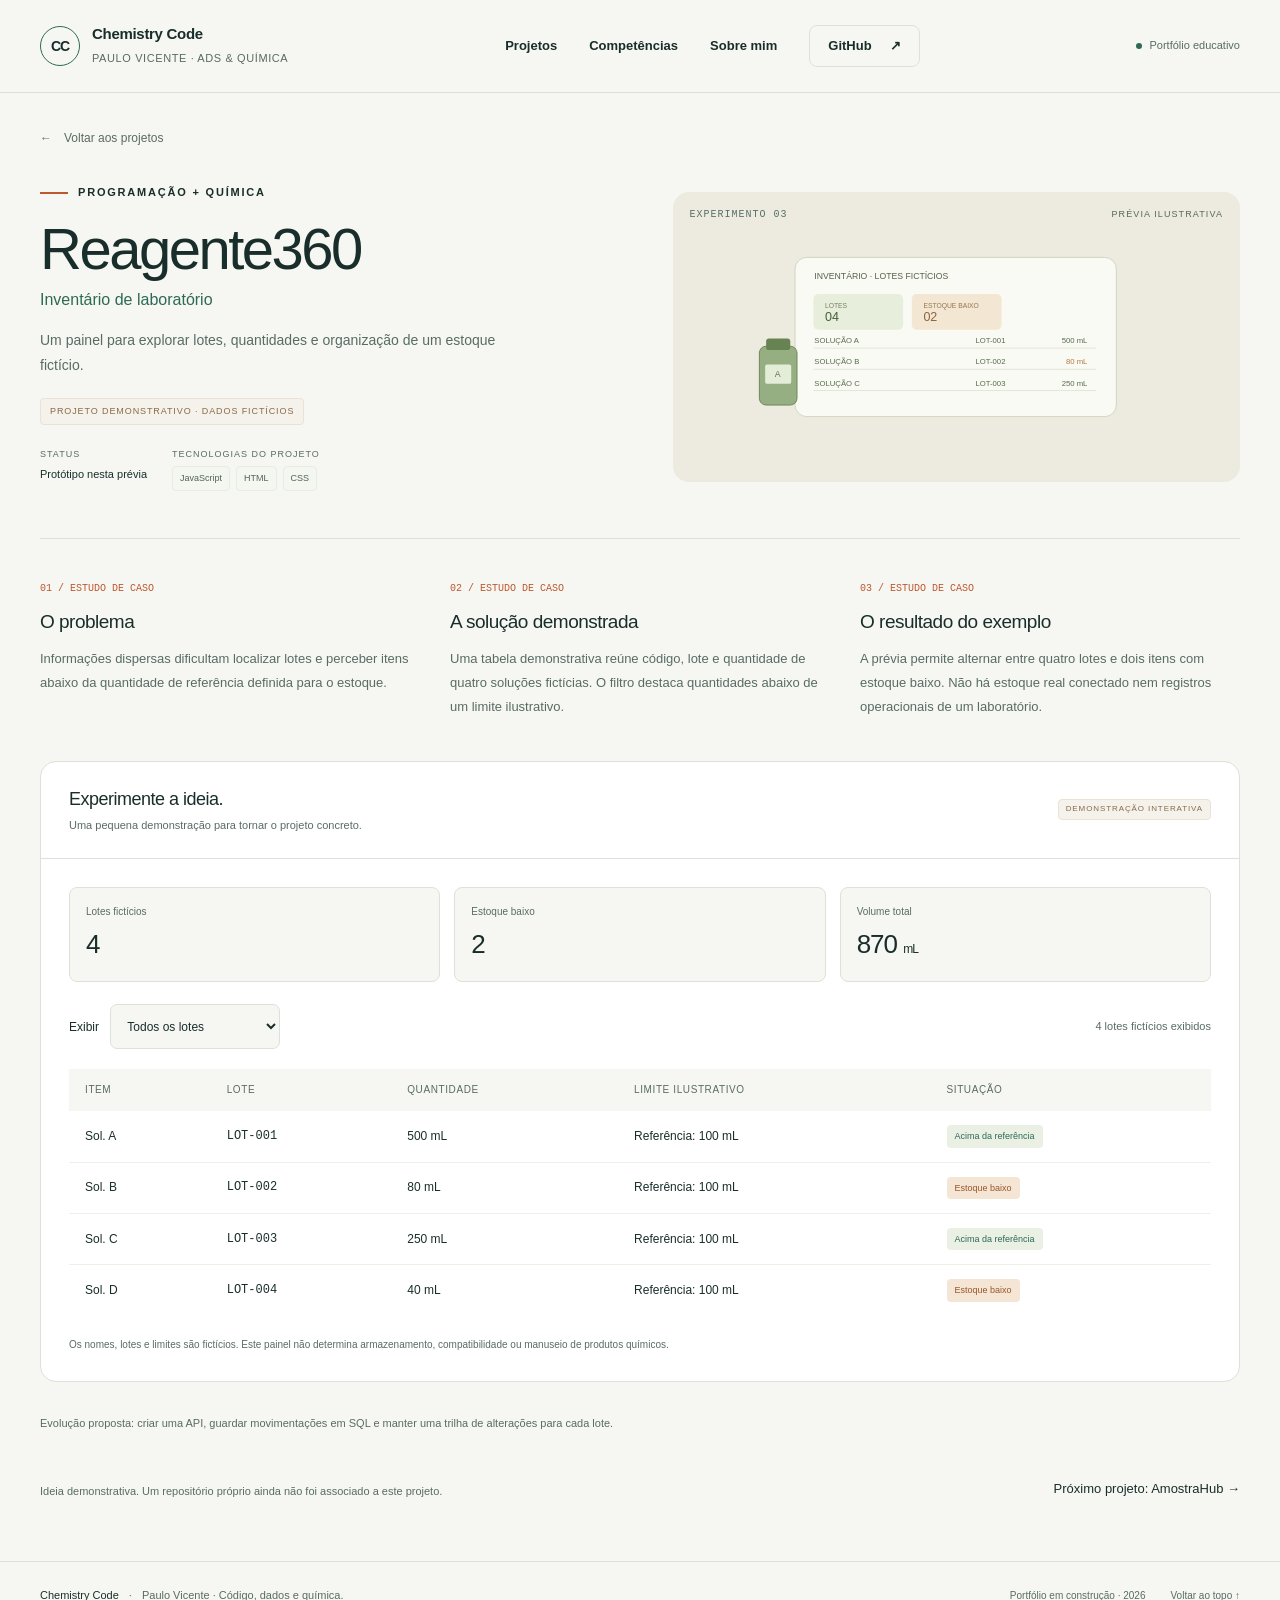
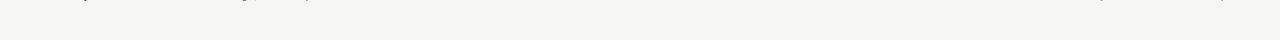
<file: projetos/reagente360/index.html>
<!doctype html><html lang="pt-BR"><head><meta charset="utf-8"><meta name="viewport" content="width=device-width,initial-scale=1"><meta name="robots" content="index,follow"><meta name="theme-color" content="#192e2a"><meta name="description" content="Um painel para explorar lotes, quantidades e organização de um estoque fictício. Projeto demonstrativo."><meta property="og:type" content="website"><meta property="og:site_name" content="Chemistry Code"><meta property="og:locale" content="pt_BR"><meta property="og:title" content="Reagente360 — Inventário de laboratório | Chemistry Code — Paulo Vicente"><meta property="og:description" content="Um painel para explorar lotes, quantidades e organização de um estoque fictício. Projeto demonstrativo."><title>Reagente360 — Inventário de laboratório | Chemistry Code — Paulo Vicente</title><link rel="icon" href="../../assets/favicon.svg" type="image/svg+xml"><link rel="stylesheet" href="../../assets/style.css"></head><body><a class="skip-link" href="#main">Ir para o conteúdo</a><header class="site-header" id="top"><div class="wrap header-inner"><a class="brand" href="../../index.html" aria-label="Chemistry Code — Paulo Vicente, início"><span class="brand-mark">CC</span><span><strong>Chemistry Code</strong><small>PAULO VICENTE · ADS &amp; QUÍMICA</small></span></a><nav class="site-nav" id="site-nav" aria-label="Navegação principal"><a href="../../index.html#projetos">Projetos</a><a href="../../index.html#competencias">Competências</a><a href="../../index.html#sobre">Sobre mim</a><a class="nav-contact" href="../../index.html#conexoes">GitHub <span aria-hidden="true">↗</span></a></nav><div class="private-badge"><i></i>Portfólio educativo</div><button class="menu-toggle" id="menu-toggle" type="button" aria-expanded="false" aria-controls="site-nav">Menu</button></div></header><noscript><p class="no-script">Ative o JavaScript para usar filtros, demonstrações e personalização. As páginas dos projetos continuam acessíveis pelos links.</p></noscript><main class="wrap" id="main"><a class="breadcrumb" href="../../index.html#projetos"><span aria-hidden="true">←</span>Voltar aos projetos</a><section class="case-hero" aria-labelledby="case-title"><div><div class="eyebrow">Programação + Química</div><h1 id="case-title">Reagente360</h1><p class="case-subtitle">Inventário de laboratório</p><p class="case-intro">Um painel para explorar lotes, quantidades e organização de um estoque fictício.</p><span class="demo-tag">Projeto demonstrativo · Dados fictícios</span><div class="case-meta"><div><small>Status</small>Protótipo nesta prévia</div><div><small>Tecnologias do projeto</small><div class="tech-tags"><span class="tech-tag">JavaScript</span><span class="tech-tag">HTML</span><span class="tech-tag">CSS</span></div></div></div></div><div class="project-art art-sand"><span class="art-index mono">EXPERIMENTO 03</span><span class="art-corner">Prévia ilustrativa</span><svg viewBox="0 0 500 250" xmlns="http://www.w3.org/2000/svg" aria-hidden="true" font-family="Arial,sans-serif"><rect x="83" y="42" width="333" height="165" rx="12" fill="#f9faf4" stroke="#d2d5c1"/><text x="103" y="64" font-size="9" fill="#566148">INVENTÁRIO · LOTES FICTÍCIOS</text><rect x="102" y="80" width="93" height="37" rx="5" fill="#e8eedc"/><text x="114" y="94" font-size="7" fill="#728265">LOTES</text><text x="114" y="108" font-size="13" fill="#445c39">04</text><rect x="204" y="80" width="93" height="37" rx="5" fill="#f3e6d2"/><text x="216" y="94" font-size="7" fill="#957652">ESTOQUE BAIXO</text><text x="216" y="108" font-size="13" fill="#8d6340">02</text><g stroke="#e1e6d8"><path d="M102 136h293M102 158h293M102 180h293"/></g><text x="103" y="131" font-size="8" fill="#576b4d">SOLUÇÃO A</text><text x="270" y="131" font-size="8" fill="#576b4d">LOT-001</text><text x="386" y="131" font-size="8" fill="#576b4d" text-anchor="end">500 mL</text><text x="103" y="152" font-size="8" fill="#576b4d">SOLUÇÃO B</text><text x="270" y="152" font-size="8" fill="#576b4d">LOT-002</text><text x="386" y="152" font-size="8" fill="#b27941" text-anchor="end">80 mL</text><text x="103" y="175" font-size="8" fill="#576b4d">SOLUÇÃO C</text><text x="270" y="175" font-size="8" fill="#576b4d">LOT-003</text><text x="386" y="175" font-size="8" fill="#576b4d" text-anchor="end">250 mL</text><g transform="translate(65 126)"><rect x="-19" y="8" width="39" height="61" rx="7" fill="#95af82" stroke="#6b8659"/><rect x="-12" y="0" width="25" height="12" rx="3" fill="#688352"/><rect x="-13" y="27" width="27" height="20" rx="2" fill="#e4edd8"/><text x="0" y="40" text-anchor="middle" font-size="9" fill="#5c744b">A</text></g></svg></div></section><section class="story-grid" aria-label="Problema, solução e resultado"><article class="story-item"><span class="mono">01 / ESTUDO DE CASO</span><h2>O problema</h2><p>Informações dispersas dificultam localizar lotes e perceber itens abaixo da quantidade de referência definida para o estoque.</p></article><article class="story-item"><span class="mono">02 / ESTUDO DE CASO</span><h2>A solução demonstrada</h2><p>Uma tabela demonstrativa reúne código, lote e quantidade de quatro soluções fictícias. O filtro destaca quantidades abaixo de um limite ilustrativo.</p></article><article class="story-item"><span class="mono">03 / ESTUDO DE CASO</span><h2>O resultado do exemplo</h2><p>A prévia permite alternar entre quatro lotes e dois itens com estoque baixo. Não há estoque real conectado nem registros operacionais de um laboratório.</p></article></section><section class="demo-panel" aria-labelledby="demo-title"><div class="demo-panel-header"><div><h2 id="demo-title">Experimente a ideia.</h2><p>Uma pequena demonstração para tornar o projeto concreto.</p></div><span class="demo-tag">Demonstração interativa</span></div><div class="demo-panel-body"><div class="stats"><div class="stat"><small>Lotes fictícios</small><strong>4</strong></div><div class="stat"><small>Estoque baixo</small><strong>2</strong></div><div class="stat"><small>Volume total</small><strong>870 <span style="font-size:12px">mL</span></strong></div></div><div class="table-toolbar"><label for="inventory-select">Exibir <select class="select-control" id="inventory-select"><option value="todos">Todos os lotes</option><option value="baixo">Estoque baixo</option></select></label><p id="inventory-count" aria-live="polite">4 lotes fictícios exibidos</p></div><div class="table-wrap"><table><caption class="sr-only">Inventário de soluções fictícias</caption><thead><tr><th scope="col">Item</th><th scope="col">Lote</th><th scope="col">Quantidade</th><th scope="col">Limite ilustrativo</th><th scope="col">Situação</th></tr></thead><tbody><tr data-stock="normal"><td>Sol. A</td><td class="mono">LOT-001</td><td>500 mL</td><td>Referência: 100 mL</td><td><span class="row-pill ">Acima da referência</span></td></tr><tr data-stock="baixo"><td>Sol. B</td><td class="mono">LOT-002</td><td>80 mL</td><td>Referência: 100 mL</td><td><span class="row-pill warn">Estoque baixo</span></td></tr><tr data-stock="normal"><td>Sol. C</td><td class="mono">LOT-003</td><td>250 mL</td><td>Referência: 100 mL</td><td><span class="row-pill ">Acima da referência</span></td></tr><tr data-stock="baixo"><td>Sol. D</td><td class="mono">LOT-004</td><td>40 mL</td><td>Referência: 100 mL</td><td><span class="row-pill warn">Estoque baixo</span></td></tr></tbody></table></div><p class="demo-footnote">Os nomes, lotes e limites são fictícios. Este painel não determina armazenamento, compatibilidade ou manuseio de produtos químicos.</p></div></section><p class="case-note">Evolução proposta: criar uma API, guardar movimentações em SQL e manter uma trilha de alterações para cada lote.</p><div class="case-next"><div><p>Ideia demonstrativa. Um repositório próprio ainda não foi associado a este projeto.</p></div><a class="next-project" href="../amostrahub/index.html">Próximo projeto: AmostraHub →</a></div></main><footer class="site-footer"><div class="wrap footer-inner"><div class="footer-top"><strong>Chemistry Code</strong><span>·</span> Paulo Vicente · Código, dados e química.</div><div class="footer-meta"><span>Portfólio em construção · 2026</span><a href="#top">Voltar ao topo ↑</a></div></div></footer><div class="toast" id="toast" role="status" aria-live="polite"></div><script src="../../assets/core.js" defer></script><script src="../../assets/app.js" defer></script></body></html>
</file>
<file: assets/style.css>
@charset "UTF-8";
.sr-only{position:absolute;width:1px;height:1px;padding:0;margin:-1px;overflow:hidden;clip:rect(0,0,0,0);white-space:nowrap;border:0}
:root{--paper:#f6f7f2;--white:#fff;--ink:#192e2a;--muted:#596b65;--line:#dce2d9;--sage:#2e6956;--green:#b6d8c2;--lime:#d8efae;--orange:#bd572e;--dark:#192e2a;--radius:20px}
*{box-sizing:border-box}html{scroll-behavior:smooth;scroll-padding-top:105px}body{margin:0;background:var(--paper);color:var(--ink);font-family:Inter,"Segoe UI",Arial,sans-serif;font-size:16px;line-height:1.6;-webkit-font-smoothing:antialiased}a{color:inherit;text-decoration:none}button,input,select{font:inherit}button{cursor:pointer}button,a,input,select{touch-action:manipulation}button:disabled{cursor:default}button:focus-visible,a:focus-visible,input:focus-visible,select:focus-visible{outline:3px solid var(--orange);outline-offset:4px}button{color:inherit}h1,h2,h3,p{margin:0}svg{display:block;max-width:100%}[hidden]{display:none!important}::selection{background:var(--green)}.wrap{width:min(1240px,calc(100% - 80px));margin-inline:auto}.mono{font-family:"SFMono-Regular",Consolas,"Liberation Mono",monospace}.skip-link{position:fixed;z-index:50;top:-80px;left:20px;background:var(--ink);color:white;padding:12px 20px;border-radius:8px}.skip-link:focus{top:10px}.site-header{position:sticky;top:0;z-index:20;background:rgba(246,247,242,.96);border-bottom:1px solid var(--line);backdrop-filter:blur(12px)}.header-inner{display:flex;align-items:center;justify-content:space-between;gap:25px;min-height:92px}.brand{display:flex;align-items:center;gap:12px}.brand-mark{width:40px;height:40px;border:1px solid var(--sage);border-radius:50%;display:grid;place-items:center;font-size:14px;font-weight:700;letter-spacing:-1px}.brand strong{display:block;font-size:15px;letter-spacing:-.3px;line-height:1.4}.brand small{color:var(--muted);font-size:11px;letter-spacing:.6px}.site-nav{display:flex;align-items:center;gap:32px;font-size:13px;font-weight:600}.site-nav a{padding:10px 0}.site-nav a:hover{color:var(--sage)}.nav-contact{border:1px solid var(--line);padding:10px 18px!important;border-radius:8px;display:flex;gap:18px;align-items:center}.private-badge{display:flex;align-items:center;gap:7px;font-size:11px;color:var(--muted);white-space:nowrap}.private-badge i{width:6px;height:6px;background:var(--sage);border-radius:50%}.menu-toggle{display:none;border:1px solid var(--line);background:transparent;border-radius:7px;padding:8px 12px;font-size:13px}.eyebrow{display:flex;align-items:center;gap:10px;font-size:11px;font-weight:600;text-transform:uppercase;letter-spacing:1.8px}.eyebrow::before{content:"";height:2px;width:28px;background:var(--orange)}.hero{padding:88px 0 65px;display:grid;grid-template-columns:1.08fr 1fr;gap:66px;align-items:center}.hero h1{font-size:clamp(45px,4.7vw,69px);line-height:1.08;letter-spacing:-3px;font-weight:600;margin:25px 0}.hero h1 em{color:var(--sage);font-family:Georgia,"Times New Roman",serif;font-weight:400;letter-spacing:-2.8px}.hero-copy>p{font-size:17px;color:var(--muted);max-width:430px;line-height:1.8}.hero-copy>p strong{font-weight:500;color:var(--ink)}.hero-actions{display:flex;gap:12px;align-items:center;margin-top:30px;flex-wrap:wrap}.button{border:1px solid var(--ink);background:var(--ink);color:var(--paper);padding:12px 21px;border-radius:8px;font-size:13px;font-weight:600;display:inline-flex;align-items:center;justify-content:center;gap:22px;min-height:47px}.button:hover{background:var(--sage);border-color:var(--sage)}.button.secondary{background:transparent;color:var(--ink);border-color:var(--line)}.button.secondary:hover{border-color:var(--sage);background:#edf1e9}.hero-caption{display:flex;gap:7px;align-items:center;font-size:11px;color:var(--muted);margin-top:21px}.hero-caption svg{width:13px;height:13px}.lab-window{position:relative;border-radius:17px;background:var(--dark);color:#e6eee6;padding:22px;box-shadow:0 20px 65px #192e2a0c;transform:rotate(-1.5deg);margin:3px 6px 0 0}.window-top{display:flex;justify-content:space-between;align-items:center;font-size:10px;letter-spacing:.7px;color:#b5c7bd;padding-bottom:17px;border-bottom:1px solid #ffffff18}.window-dots{display:flex;gap:5px}.window-dots i{width:6px;height:6px;border-radius:50%;background:#6c897d}.window-dots i:first-child{background:#e9b78e}.lab-visual{display:grid;grid-template-columns:1fr .74fr;align-items:center;gap:10px;padding:22px 0 13px}.lab-chart{background:#ffffff05;border:1px solid #ffffff10;border-radius:10px;padding:12px}.lab-chart .chart-label{font-size:9px;text-transform:uppercase;letter-spacing:1.2px;color:#afc0b6}.lab-formula{padding-left:10px}.lab-formula .formula{font-size:24px;white-space:nowrap;color:#d9ecb5;letter-spacing:-.7px;margin-bottom:7px}.code-line{font-size:9px;line-height:2.3;color:#b8cec1}.code-line span{color:#e1b88c}.lab-bottom{display:flex;justify-content:space-between;align-items:flex-end;margin-top:10px}.lab-bottom strong{font-size:22px;letter-spacing:-1px;font-weight:500}.lab-bottom strong small{font-size:11px;color:#a9bcaf;letter-spacing:0}.lab-bottom p{font-size:9px;color:#a9bcaf;text-transform:uppercase;letter-spacing:1px;margin-bottom:4px}.lab-note{position:absolute;right:-19px;bottom:-20px;background:#d8ecba;color:var(--ink);border:4px solid var(--paper);border-radius:11px;display:flex;gap:12px;align-items:center;padding:13px 17px;box-shadow:0 8px 25px #203d2910;transform:rotate(1.5deg)}.lab-note svg{width:24px}.lab-note strong{font-size:11px;display:block}.lab-note small{font-size:9px;display:block;color:#4a654b}.hero-strip{border-top:1px solid var(--line);border-bottom:1px solid var(--line);display:flex;justify-content:space-between;align-items:center;padding:20px 0;gap:25px;font-size:11px;text-transform:uppercase;letter-spacing:1.6px;color:var(--muted)}.hero-strip span{display:flex;align-items:center;gap:11px}.hero-strip svg{width:18px;height:18px;color:var(--sage)}.section{padding-top:85px}.section-heading{display:flex;align-items:flex-end;justify-content:space-between;gap:40px;margin-bottom:30px}.section h2{font-size:38px;letter-spacing:-1.6px;line-height:1.2;font-weight:500}.section-heading .eyebrow{margin-bottom:14px}.section-heading p{font-size:13px;max-width:345px;line-height:1.7;color:var(--muted)}.demo-notice{display:flex;align-items:center;gap:10px;background:#edf1e8;padding:12px 17px;border-radius:8px;font-size:11px;color:#4e6258;margin-bottom:22px;border:1px solid #dce5d5}.demo-notice svg{width:15px;height:15px;flex-shrink:0}.filters-bar{display:flex;justify-content:space-between;align-items:center;gap:20px;margin-bottom:25px}.filters{display:flex;gap:6px;flex-wrap:wrap}.filter{font-size:12px;padding:9px 16px;background:transparent;border:1px solid var(--line);border-radius:7px;white-space:nowrap}.filter[aria-pressed="true"]{background:var(--ink);border-color:var(--ink);color:white}.filter:hover{border-color:var(--sage)}.filter span{font-size:10px;margin-left:5px;opacity:.75}.search-box{display:flex;align-items:center;gap:8px;border:1px solid var(--line);padding:0 12px;border-radius:7px;min-height:39px;width:224px;background:#ffffff40}.search-box svg{width:15px;flex-shrink:0}.search-box input{font-size:12px;width:100%;border:0;outline:0!important;background:transparent;padding:9px 0;color:var(--ink)}.search-box:focus-within{outline:3px solid var(--orange);outline-offset:3px}.project-grid{display:grid;grid-template-columns:repeat(2,minmax(0,1fr));gap:24px}.project-card{border:1px solid var(--line);background:var(--white);border-radius:14px;overflow:hidden;transition:transform .2s,border-color .2s;position:relative}.project-card:hover{transform:translateY(-4px);border-color:#9caf9f}.project-art{height:245px;display:flex;align-items:center;justify-content:center;position:relative;overflow:hidden;margin:10px 10px 0;border-radius:9px;background:#e1ece2}.project-card:nth-child(n+3) .project-art{height:200px}.art-mint{background:#deebe1}.art-peach{background:#f0e5d9}.art-sand{background:#edeadf}.art-lilac{background:#e6e6ef}.art-blue{background:#e0e9eb}.art-rose{background:#ede5e2}.project-art>svg{width:85%;height:90%;transition:transform .35s}.project-card:hover .project-art>svg{transform:scale(1.025)}.art-index{position:absolute;left:17px;top:15px;font-size:10px;color:#567168;letter-spacing:1px}.art-corner{position:absolute;right:17px;top:15px;font-size:9px;text-transform:uppercase;letter-spacing:1.1px;color:#57695d}.project-content{padding:24px 25px 22px}.card-meta{display:flex;align-items:center;justify-content:space-between;gap:10px;margin-bottom:11px}.card-category{font-size:10px;text-transform:uppercase;letter-spacing:1px;color:var(--sage);font-weight:600}.demo-tag{font-size:8px;text-transform:uppercase;letter-spacing:.9px;padding:3px 7px;background:#f5f2eb;color:#876b47;border:1px solid #e9e2d5;border-radius:4px;white-space:nowrap}.project-title-row{display:flex;align-items:center;justify-content:space-between;gap:15px}.project-title-row h3{font-size:25px;letter-spacing:-.8px;font-weight:500}.card-arrow{width:35px;height:35px;display:grid;place-items:center;border:1px solid var(--line);border-radius:50%;font-size:19px}.project-type{font-size:11px;color:var(--muted);margin-top:2px}.card-description{font-size:13px;color:var(--muted);line-height:1.7;margin:13px 0 19px;max-width:480px}.card-bottom{display:flex;justify-content:space-between;align-items:center;border-top:1px solid #edf0e9;padding-top:15px;gap:12px}.tech-tags{display:flex;gap:6px;flex-wrap:wrap}.tech-tag{font-size:9px;padding:4px 7px;background:#f4f6f0;border:1px solid #e8ece2;border-radius:4px;color:#506456}.case-link{font-size:11px;display:inline-flex;align-items:center;gap:9px;font-weight:600;white-space:nowrap}.case-link::after{content:"";position:absolute;inset:0}.project-card:focus-within{outline:3px solid var(--orange);outline-offset:4px}.project-count{color:var(--muted);font-size:11px;margin-top:18px;text-align:right}.empty-state{padding:60px 25px;background:#fff;border:1px dashed var(--line);border-radius:15px;text-align:center;grid-column:1/-1}.empty-state h3{font-size:20px;margin-bottom:8px}.empty-state p{font-size:13px;color:var(--muted);margin-bottom:20px}.skill-section{margin-top:85px;padding:65px 0;background:#eaf0e5;border-top:1px solid #dce5d4;border-bottom:1px solid #dce5d4}.skill-heading{display:flex;align-items:flex-start;justify-content:space-between;gap:40px;margin-bottom:34px}.skill-heading h2{font-size:36px;font-weight:500;line-height:1.25;letter-spacing:-1.4px;max-width:450px}.skill-heading p{font-size:13px;color:var(--muted);max-width:360px;margin-top:6px}.skill-grid{display:grid;grid-template-columns:repeat(3,1fr);gap:18px}.skill-card{border:1px solid #d3dfcc;border-radius:12px;padding:25px;background:#f6f8f166}.skill-icon{display:flex;align-items:center;justify-content:center;width:36px;height:36px;border:1px solid #baccb4;border-radius:8px;margin-bottom:20px}.skill-icon svg{width:18px;height:18px}.skill-card h3{font-size:17px;letter-spacing:-.4px;font-weight:500}.skill-card p{font-size:12px;color:var(--muted);margin:10px 0 18px;line-height:1.8;min-height:65px}.skill-card .tech-tag{background:#f9fbf5;border-color:#dce6d3}.skill-footnote{font-size:10px;color:var(--muted);margin-top:20px}.about{display:grid;grid-template-columns:.85fr 1.2fr;gap:100px;align-items:start;padding-bottom:82px}.about-title h2{font-size:39px;margin-top:20px;max-width:400px}.about-title h2 em{font-family:Georgia,serif;font-weight:400;color:var(--sage)}.about-body p{font-size:15px;color:var(--muted);margin-bottom:19px;line-height:1.9}.about-body strong{color:var(--ink);font-weight:500}.education-list{display:grid;grid-template-columns:1fr 1fr;gap:15px;margin-top:24px}.education{border-top:1px solid var(--line);padding-top:14px}.education .mono{color:var(--orange);font-size:10px;display:block;margin-bottom:7px}.education h3{font-size:13px;font-weight:500;line-height:1.6}.education small{font-size:10px;color:var(--muted)}.connections{background:var(--dark);color:#e8f0e5;border-radius:18px;padding:42px 45px;margin-bottom:70px;display:grid;grid-template-columns:1fr 1.06fr;gap:50px;align-items:center}.connections .eyebrow{font-size:9px;color:#bed0bb}.connections h2{font-size:30px;font-weight:500;letter-spacing:-1px;margin:16px 0 12px;line-height:1.3}.connections p{color:#b2c4b8;font-size:12px;max-width:350px}.social-grid{display:grid;grid-template-columns:1fr 1fr;gap:12px}.social-card{padding:20px;border:1px solid #ffffff25;border-radius:10px;background:#ffffff05}.social-card>svg{width:24px;height:24px;margin-bottom:17px}.social-card h3{font-weight:500;font-size:15px}.social-card p{font-size:10px;margin:5px 0 18px}.text-button{border:0;background:transparent;padding:0;font-size:11px;color:inherit;text-decoration:underline;text-underline-offset:5px}.saved-link{display:block;font-size:11px;color:var(--lime);margin-bottom:12px}.connection-note{font-size:10px!important;margin-top:14px!important;color:#b2c4b8!important;max-width:unset!important}.site-footer{border-top:1px solid var(--line);padding:25px 0 35px}.footer-inner{display:flex;justify-content:space-between;gap:20px;align-items:center;font-size:10px;color:var(--muted)}.footer-inner strong{color:var(--ink);font-weight:500}.footer-top{font-size:11px;display:flex;align-items:center;gap:10px}.footer-meta{display:flex;align-items:center;gap:25px}.profile-dialog{padding:30px;border:1px solid var(--line);border-radius:16px;width:min(500px,calc(100% - 30px));color:var(--ink);background:var(--paper)}.profile-dialog::backdrop{background:#132b2575;backdrop-filter:blur(4px)}.profile-dialog h2{font-size:23px;letter-spacing:-.6px;margin-bottom:9px;font-weight:500}.profile-dialog p{font-size:12px;color:var(--muted);margin-bottom:20px}.profile-dialog label{font-size:12px;font-weight:600;display:block;margin-bottom:8px}.profile-dialog input{width:100%;border:1px solid var(--line);border-radius:7px;background:white;padding:12px;font-size:13px;color:var(--ink)}.form-actions{display:flex;gap:10px;justify-content:flex-end;margin-top:20px}.form-error{font-size:12px;color:#a03324;margin-top:10px}.toast{position:fixed;bottom:25px;left:50%;transform:translate(-50%,15px);opacity:0;z-index:50;background:var(--ink);color:#fff;box-shadow:0 10px 30px #192e2a25;padding:12px 20px;border-radius:8px;font-size:12px;pointer-events:none;transition:opacity .2s,transform .2s;text-align:center;width:max-content;max-width:calc(100vw - 30px)}.toast.show{opacity:1;transform:translate(-50%,0)}.breadcrumb{display:inline-flex;align-items:center;gap:12px;font-size:12px;color:var(--muted);margin:36px 0}.breadcrumb:hover{color:var(--sage)}.case-hero{display:grid;grid-template-columns:1fr 1fr;gap:65px;align-items:center;padding-bottom:47px;border-bottom:1px solid var(--line)}.case-hero h1{font-size:58px;letter-spacing:-2.5px;line-height:1.15;font-weight:500;margin:14px 0 5px}.case-hero .case-subtitle{font-size:16px;color:var(--sage);margin-bottom:15px}.case-hero .case-intro{font-size:14px;color:var(--muted);max-width:490px;line-height:1.8}.case-hero .demo-tag{display:inline-block;margin-top:20px;font-size:9px;padding:5px 9px}.case-hero .project-art{height:290px;margin:0;border-radius:16px}.case-meta{display:flex;gap:25px;flex-wrap:wrap;margin-top:22px}.case-meta>div{font-size:11px}.case-meta small{display:block;color:var(--muted);font-size:9px;text-transform:uppercase;letter-spacing:1px;margin-bottom:5px}.story-grid{display:grid;grid-template-columns:repeat(3,1fr);gap:30px;padding:42px 0}.story-item .mono{font-size:10px;color:var(--orange);margin-bottom:10px;display:block}.story-item h2{font-size:19px;font-weight:500;letter-spacing:-.5px;margin-bottom:10px}.story-item p{font-size:13px;color:var(--muted);line-height:1.85}.demo-panel{background:white;border:1px solid var(--line);border-radius:16px;overflow:hidden;margin-bottom:32px}.demo-panel-header{padding:23px 28px;border-bottom:1px solid var(--line);display:flex;gap:20px;justify-content:space-between;align-items:center}.demo-panel-header h2{font-size:18px;font-weight:500;letter-spacing:-.5px}.demo-panel-header p{font-size:11px;color:var(--muted);margin-top:3px}.demo-panel-body{padding:28px}.demo-two-col{display:grid;grid-template-columns:1fr 1fr;gap:40px;align-items:start}.field{margin-bottom:16px}.field label{display:block;font-size:12px;margin-bottom:6px;font-weight:500}.field input,.field select,.select-control{padding:10px 12px;border:1px solid var(--line);border-radius:7px;background:var(--paper);width:100%;font-size:14px;color:var(--ink);min-height:45px}.field small{font-size:10px;color:var(--muted);display:block;margin-top:4px}.result-card{padding:28px;background:#edf3e7;border-radius:12px;min-height:230px;border:1px solid #dce8d3}.result-eyebrow{font-size:9px;letter-spacing:1px;text-transform:uppercase;color:var(--sage)}.result-value{font-size:43px;letter-spacing:-1.8px;line-height:1.1;margin:16px 0;font-weight:500}.result-card p{font-size:12px;line-height:1.8;color:var(--muted)}.formula-step{padding:12px 0 0;margin-top:20px;border-top:1px solid #d2dfc8;font-size:11px}.demo-footnote{font-size:10px;color:var(--muted);margin-top:20px;line-height:1.7}.inline-notice{font-size:11px;padding:12px 16px;border-left:2px solid var(--orange);background:#f7f4eb;margin-bottom:24px;color:#6c6250}.curve-display{background:var(--paper);border:1px solid var(--line);border-radius:10px;padding:16px}.curve-display svg{width:100%;height:auto}.curve-caption{font-size:10px;color:var(--muted);margin-top:8px}.table-wrap{overflow-x:auto}table{width:100%;border-collapse:collapse;font-size:12px;text-align:left}th{font-size:10px;text-transform:uppercase;letter-spacing:.6px;font-weight:500;background:var(--paper);color:var(--muted);padding:13px 16px;white-space:nowrap}td{padding:14px 16px;border-bottom:1px solid #ecf0e7;white-space:nowrap}tr:last-child td{border-bottom:0}.row-pill{font-size:9px;display:inline-block;border-radius:4px;background:#eaf0e4;color:var(--sage);padding:4px 8px}.row-pill.warn{background:#f4e5d5;color:#9a5728}.row-pill.blue{background:#e8edf5;color:#526d92}.table-toolbar{display:flex;gap:20px;justify-content:space-between;align-items:center;margin-bottom:20px}.table-toolbar label{font-size:12px}.table-toolbar select{width:auto;min-width:170px;margin-left:8px;font-size:12px}.table-toolbar p{font-size:11px;color:var(--muted)}.stats{display:grid;grid-template-columns:repeat(3,1fr);gap:14px;margin-bottom:22px}.stat{background:var(--paper);border:1px solid var(--line);border-radius:8px;padding:16px}.stat small{font-size:10px;color:var(--muted);display:block}.stat strong{font-size:26px;font-weight:500;letter-spacing:-1px;display:block;margin-top:4px}.flash-card{min-height:240px;border:1px solid #d7e2d0;background:#edf3e7;display:flex;flex-direction:column;justify-content:center;align-items:center;padding:35px 45px;border-radius:12px;text-align:center}.flash-card .mono{font-size:10px;color:var(--sage);margin-bottom:20px}.flash-card h3{font-size:25px;letter-spacing:-.7px;font-weight:500}.flash-card p{font-size:14px;color:var(--muted);max-width:700px;margin-top:18px;line-height:1.8}.flash-actions{display:flex;justify-content:center;gap:12px;flex-wrap:wrap;margin-top:22px}.check-control{display:flex;align-items:center;gap:8px;font-size:12px}.check-control input{width:17px;height:17px;accent-color:var(--sage)}.case-next{display:flex;align-items:center;justify-content:space-between;gap:25px;padding:24px 0 60px}.case-next p{font-size:11px;color:var(--muted);margin-top:6px}.repo-controls{display:flex;align-items:center;gap:16px}.repo-controls .saved-link{margin:0;color:var(--sage);font-size:12px}.next-project{font-size:13px;font-weight:500}.case-note{font-size:11px;line-height:1.8;color:var(--muted);padding:0 0 20px}.no-script{margin:20px;background:#f4e5d5;padding:16px;font-size:14px;border-radius:8px}
@media(min-width:1500px){.hero{padding:100px 0 85px}.hero h1{font-size:74px}}
@media(max-width:1100px){.wrap{width:calc(100% - 52px)}.hero{gap:36px;padding-top:65px}.hero h1{font-size:52px}.site-nav{gap:22px}.header-inner>.private-badge{display:none}.lab-visual{grid-template-columns:1fr .72fr}.lab-formula{padding-left:0}.lab-formula .formula{font-size:21px}.code-line{font-size:8px}.lab-note{right:-8px}.hero-strip{font-size:9px;letter-spacing:1px}.about{gap:55px}.connections{gap:30px;padding:35px}.card-bottom{align-items:flex-start;gap:8px}.project-content{padding:21px}.case-hero{gap:35px}.case-hero h1{font-size:50px}}
@media(max-width:820px){.wrap{width:calc(100% - 40px)}.header-inner{min-height:76px}.hero{grid-template-columns:1fr;gap:55px;padding:55px 0 60px}.hero-copy{max-width:590px}.hero h1{font-size:62px;letter-spacing:-2.9px}.hero-copy>p{max-width:530px}.lab-window{width:100%;max-width:540px;margin:0 auto}.lab-visual{grid-template-columns:1fr .8fr}.lab-formula .formula{font-size:28px}.code-line{font-size:10px}.hero-strip{justify-content:center;flex-wrap:wrap;gap:18px 28px}.hero-strip span:last-child{display:none}.section{padding-top:60px}.section-heading{gap:25px}.section h2{font-size:32px}.section-heading p{max-width:290px;font-size:12px}.filters-bar{align-items:flex-start;flex-direction:column;gap:14px}.search-box{width:100%}.project-grid{gap:18px}.project-art,.project-card:nth-child(n+3) .project-art{height:190px}.project-content{padding:18px}.card-meta{align-items:flex-start;flex-direction:column;gap:6px}.project-title-row h3{font-size:23px}.card-description{min-height:66px;font-size:12px}.card-bottom{flex-direction:column;gap:16px}.case-link{font-size:12px}.skill-section{margin-top:60px;padding:45px 0}.skill-heading{gap:25px}.skill-heading h2{font-size:30px}.skill-heading p{font-size:12px;max-width:260px}.skill-grid{gap:12px}.skill-card{padding:18px}.skill-card p{min-height:100px}.about{grid-template-columns:1fr;gap:28px;padding-bottom:50px}.about-title h2{max-width:600px;font-size:35px}.connections{grid-template-columns:1fr;gap:25px;padding:30px;margin-bottom:45px}.connections h2{margin-top:12px}.connections p{max-width:550px}.social-card p{min-height:0}.footer-inner{align-items:flex-start;flex-wrap:wrap}.footer-meta{gap:15px}.case-hero{grid-template-columns:1fr;gap:25px}.case-hero .project-art{height:270px}.case-hero h1{font-size:52px}.story-grid{gap:20px}.demo-two-col{gap:25px}.result-card{padding:23px}.table-toolbar{align-items:flex-start;flex-direction:column;gap:12px}.table-toolbar select{margin-left:0;display:block;margin-top:8px}}
@media(max-width:580px){.wrap{width:calc(100% - 32px)}.brand strong{font-size:14px}.brand small{font-size:9px}.brand-mark{width:35px;height:35px}.menu-toggle{display:block}.site-nav{display:none;position:absolute;top:76px;left:0;right:0;background:var(--paper);border-bottom:1px solid var(--line);padding:18px 22px;flex-direction:column;align-items:stretch;gap:4px;box-shadow:0 10px 20px #192e2a10}.site-nav.open{display:flex}.site-nav a{padding:12px}.nav-contact{justify-content:space-between}.hero{padding:44px 0 52px;gap:42px}.hero h1{font-size:46px;letter-spacing:-2px;margin:21px 0}.hero h1 em{letter-spacing:-1.5px}.hero-copy>p{font-size:15px}.hero-actions{gap:8px;margin-top:25px}.button{padding:11px 16px;font-size:12px;gap:15px}.eyebrow{font-size:10px;letter-spacing:1.3px}.lab-window{padding:18px;transform:none;margin-right:0}.lab-formula .formula{font-size:21px}.code-line{font-size:8px}.lab-visual{gap:8px}.lab-chart{padding:8px}.lab-chart .chart-label{font-size:8px}.lab-note{padding:10px 13px;right:5px;bottom:-17px;transform:none}.lab-note svg{width:20px}.lab-note strong{font-size:10px}.lab-bottom strong{font-size:20px}.hero-strip{font-size:8px;gap:16px;letter-spacing:.8px;justify-content:space-between}.hero-strip svg{width:15px}.section-heading{display:block;margin-bottom:22px}.section h2{font-size:31px}.section-heading p{max-width:100%;margin-top:14px}.demo-notice{font-size:10px;padding:11px 12px;align-items:flex-start}.filters{gap:6px;width:100%}.filter{padding:8px 10px;font-size:10px}.filter span{font-size:9px}.project-grid{grid-template-columns:1fr;gap:20px}.project-art,.project-card:nth-child(n+3) .project-art{height:205px}.project-content{padding:21px}.card-meta{flex-direction:row;align-items:center}.card-category{font-size:9px}.card-description{min-height:0;font-size:13px}.card-bottom{flex-direction:row;align-items:center}.tech-tag{font-size:8px}.case-link{font-size:10px;gap:6px}.skill-heading{display:block}.skill-heading p{max-width:100%;margin-top:15px}.skill-grid{grid-template-columns:1fr}.skill-card{padding:23px}.skill-card p{min-height:0;max-width:450px}.skill-icon{margin-bottom:14px}.skill-heading h2{font-size:29px}.education-list{grid-template-columns:1fr;gap:18px}.about-body p{font-size:14px}.connections{padding:26px 21px;border-radius:13px}.connections h2{font-size:27px}.social-grid{gap:10px}.social-card{padding:17px 14px}.social-card p{min-height:32px}.social-card .text-button{font-size:10px}.footer-meta{width:100%;justify-content:space-between}.case-hero h1{font-size:43px;letter-spacing:-1.7px}.breadcrumb{margin:26px 0;font-size:11px}.case-hero .project-art{height:225px}.case-hero{padding-bottom:30px}.story-grid{grid-template-columns:1fr;gap:27px;padding:30px 0}.story-item p{font-size:13px}.demo-panel-header{padding:20px;align-items:flex-start;flex-direction:column;gap:8px}.demo-panel-body{padding:20px}.demo-two-col{grid-template-columns:1fr;gap:24px}.result-card{min-height:200px}.stats{gap:7px}.stat{padding:11px}.stat small{font-size:9px}.stat strong{font-size:23px}.flash-card{padding:27px 20px}.flash-card h3{font-size:22px}.flash-card p{font-size:13px}.case-next{align-items:flex-start;flex-direction:column;padding-bottom:35px}.repo-controls{flex-wrap:wrap}.next-project{padding:14px 0}.profile-dialog{padding:25px 20px}.form-actions .button{min-width:0}.hero-caption{font-size:10px}}
@media(prefers-reduced-motion:reduce){html{scroll-behavior:auto}*{transition:none!important;animation:none!important}}

/* Projeto educativo com funcionamento confirmado pelo autor. */
.project-card.is-functional{border-color:#719980}
.demo-tag.functional-tag{color:#245d49;background:#e6f0e4;border-color:#bdcfb9}
.project-repo{display:inline-block;margin-top:16px;font-size:12px;font-weight:600;color:var(--sage);text-decoration:underline;text-underline-offset:4px}

/* A captura original é preservada; o enquadramento mostra entradas e resultado. */
.real-project-art{height:auto;min-height:245px;flex-direction:column;gap:12px;padding:48px 14px 14px}
.case-hero .real-project-art{height:auto;min-height:290px}
.real-shot-frame{position:relative;overflow:hidden;width:100%;aspect-ratio:1182/338;flex-shrink:0;background:#fff;border:1px solid #d5e0d1;border-radius:6px}
.real-shot-frame img{position:absolute;width:115.56684%;max-width:none;height:auto;left:-7.19120%;top:-55.32544%;display:block}
.real-shot-caption{display:flex;align-items:center;justify-content:space-between;gap:12px;width:100%;color:#4b6559;font-size:9px;line-height:1.45}
.real-shot-caption strong{font-size:20px;font-weight:500;letter-spacing:-.5px;white-space:nowrap}
.real-shot-caption span{text-align:right}
@media(max-width:820px){.real-project-art{min-height:190px}.case-hero .real-project-art{min-height:270px}}
@media(max-width:580px){.real-project-art{padding-top:44px;gap:10px}.case-hero .real-project-art{min-height:225px}.real-shot-caption{font-size:8px}.real-shot-caption strong{font-size:18px}}
</file>
